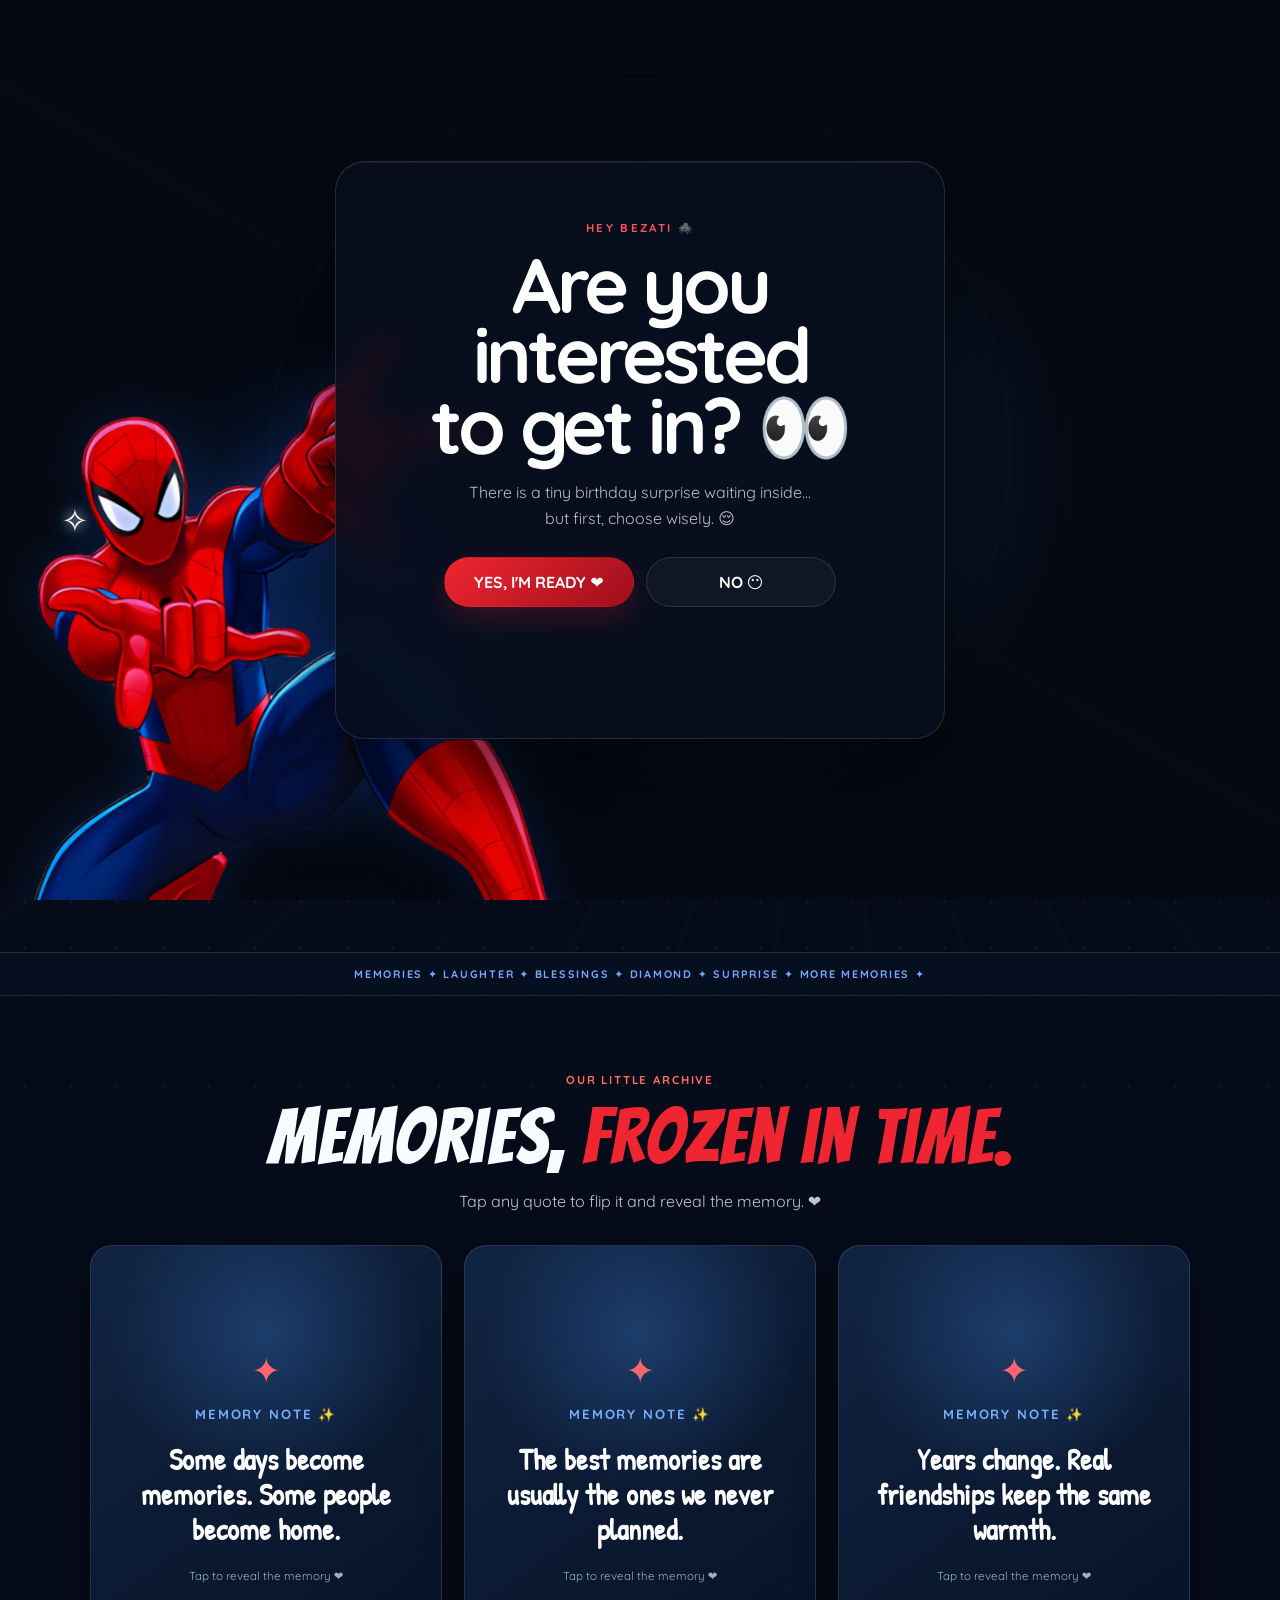
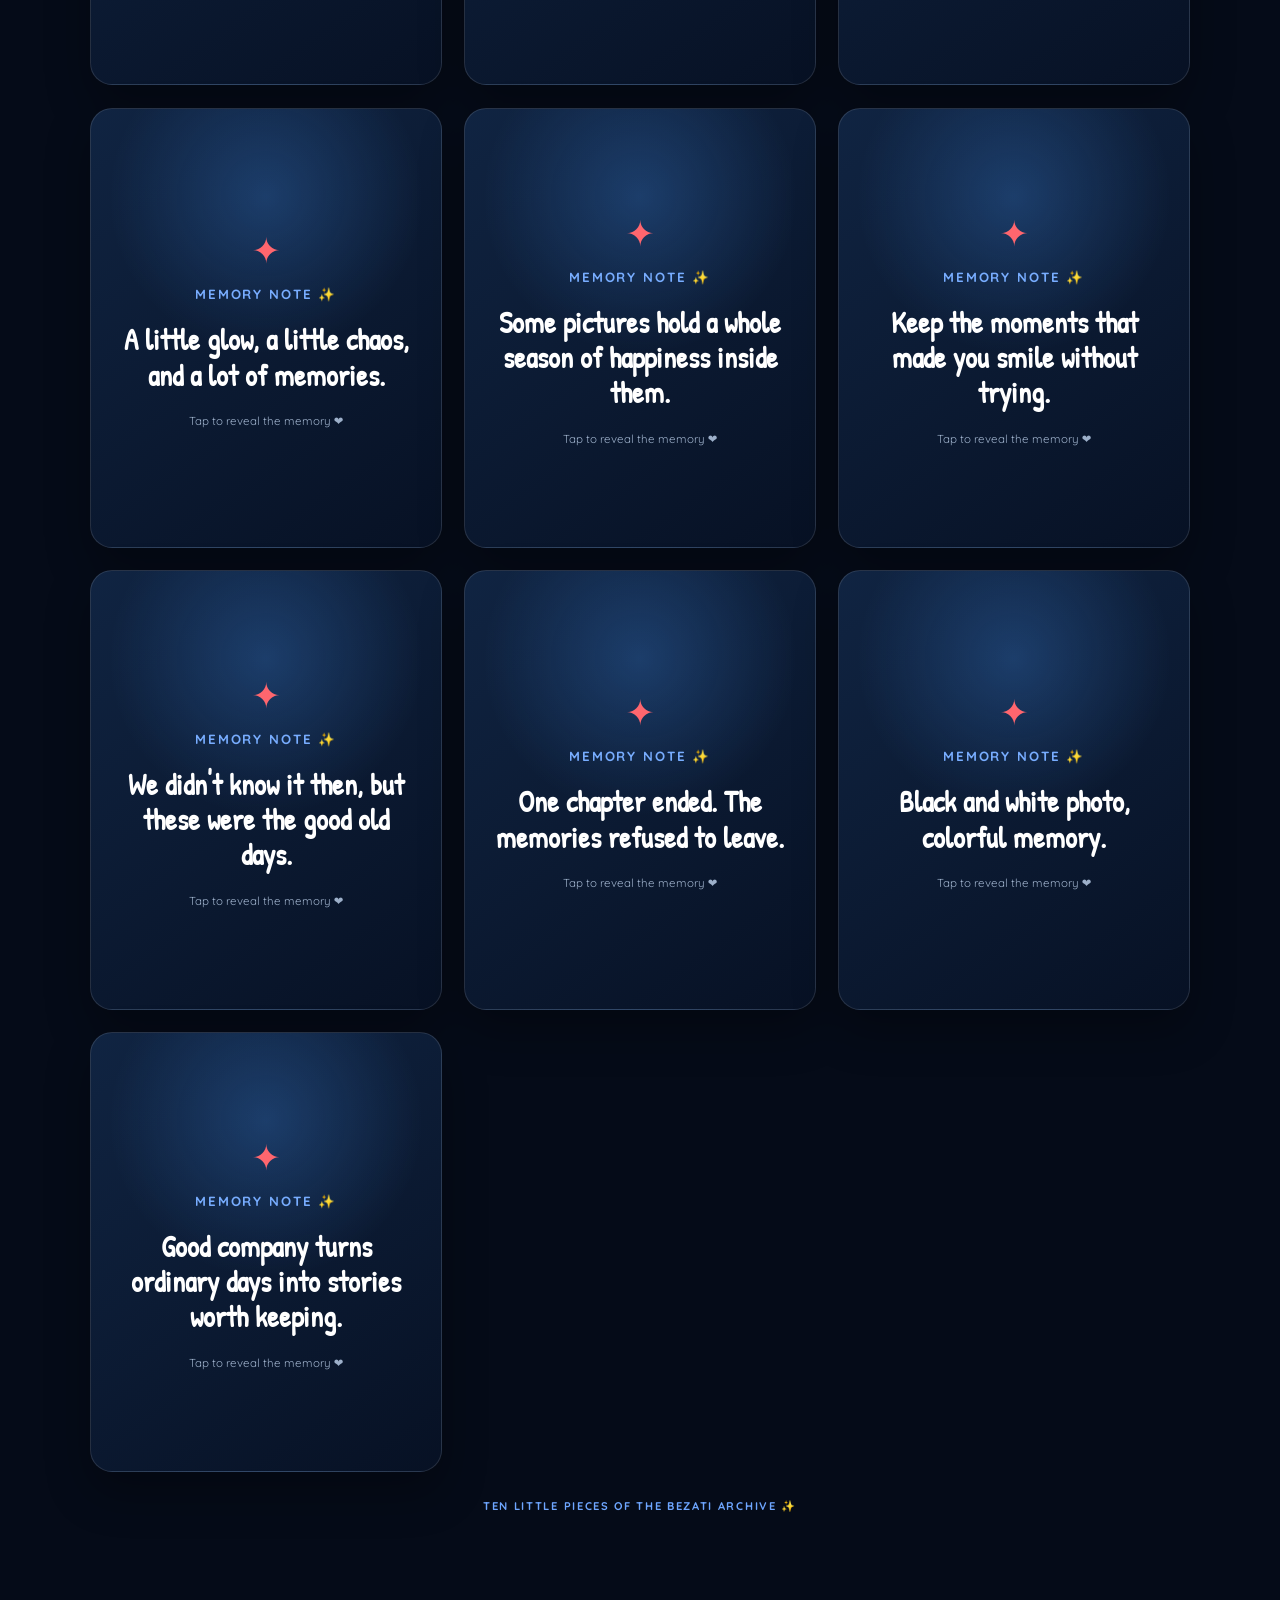
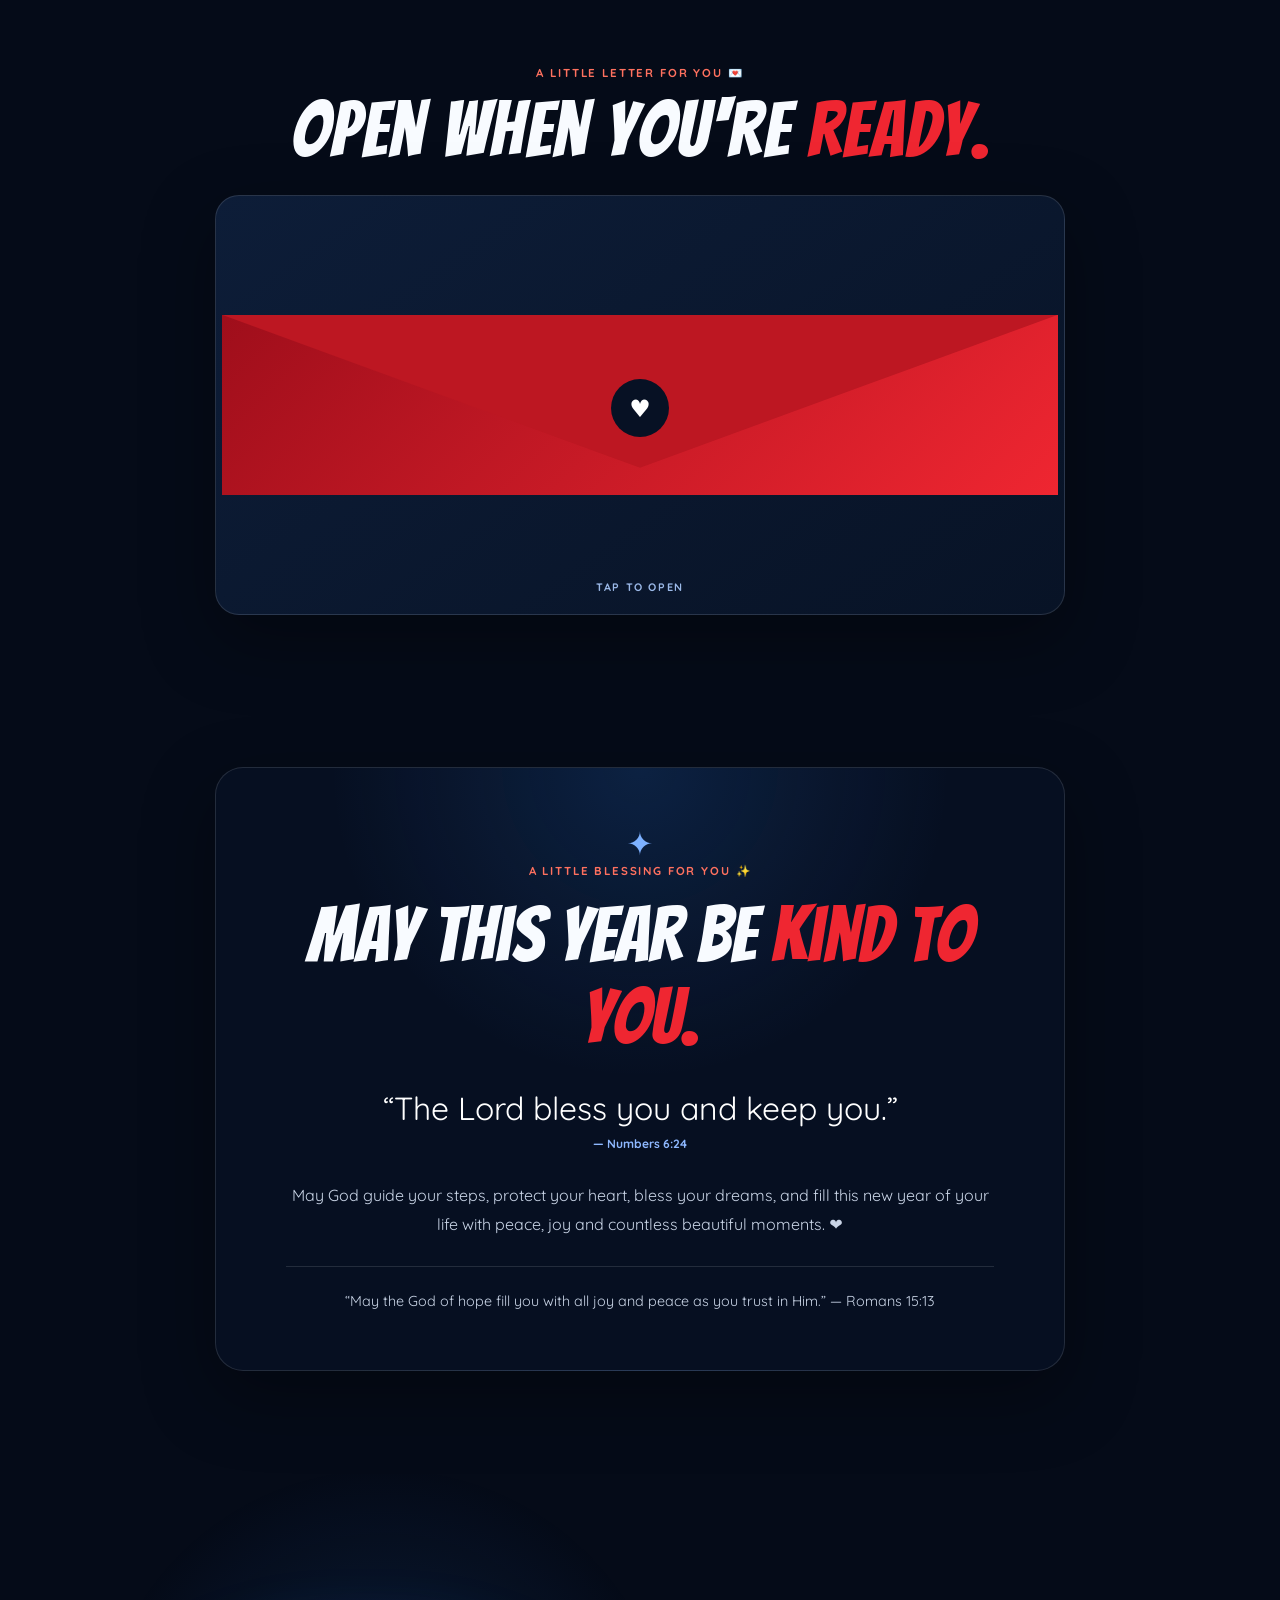
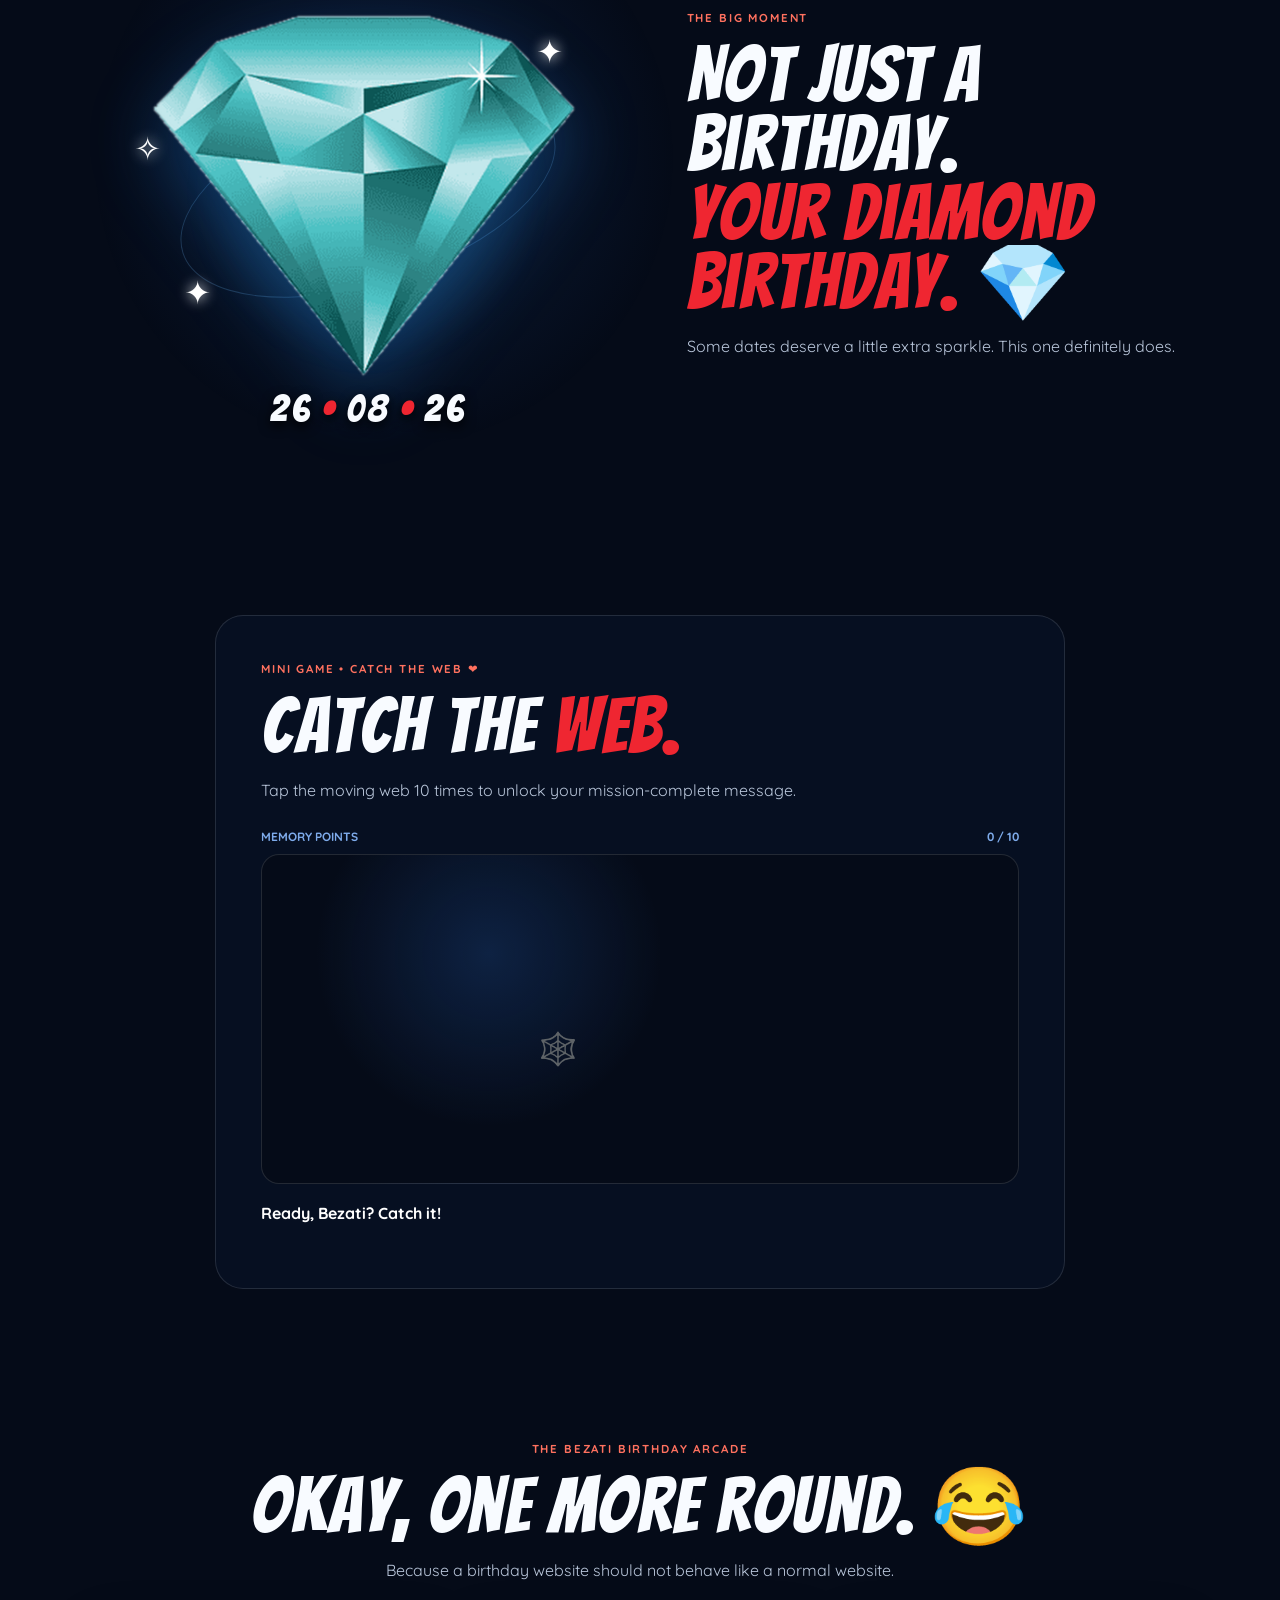
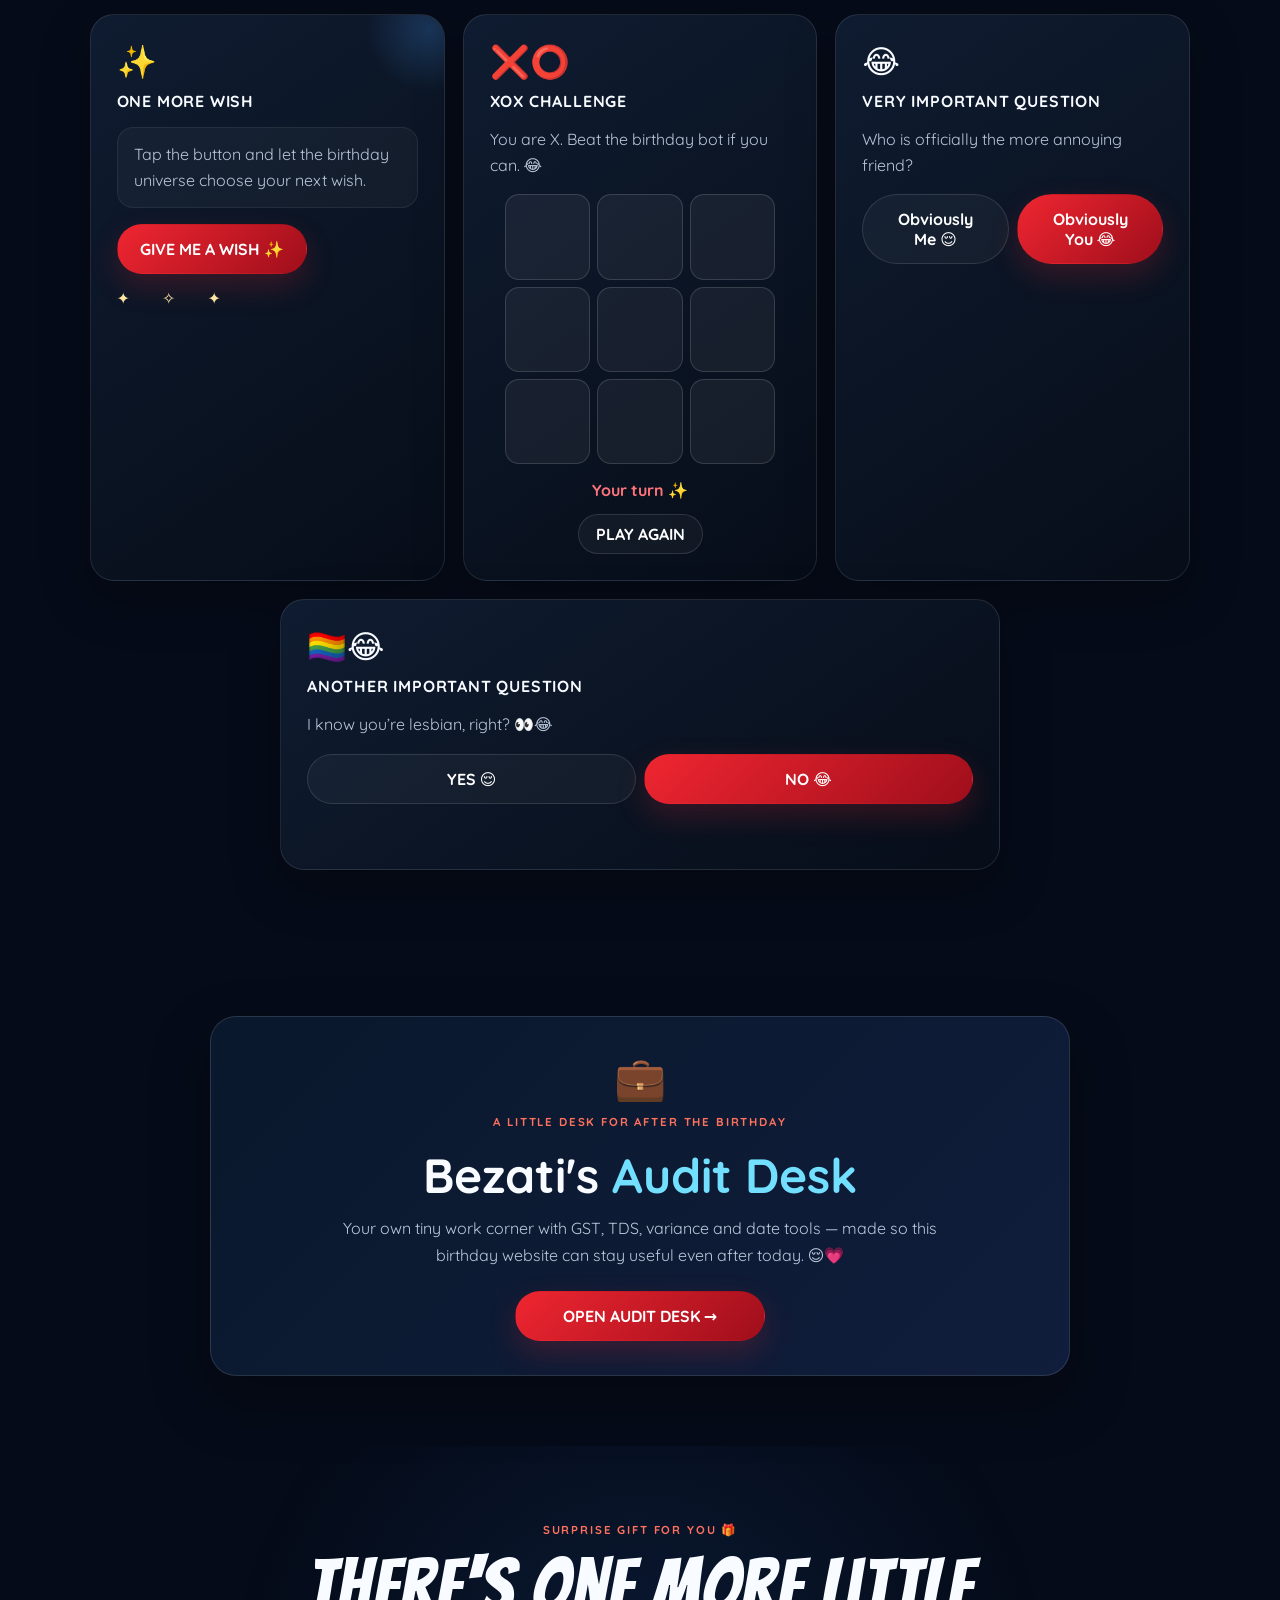
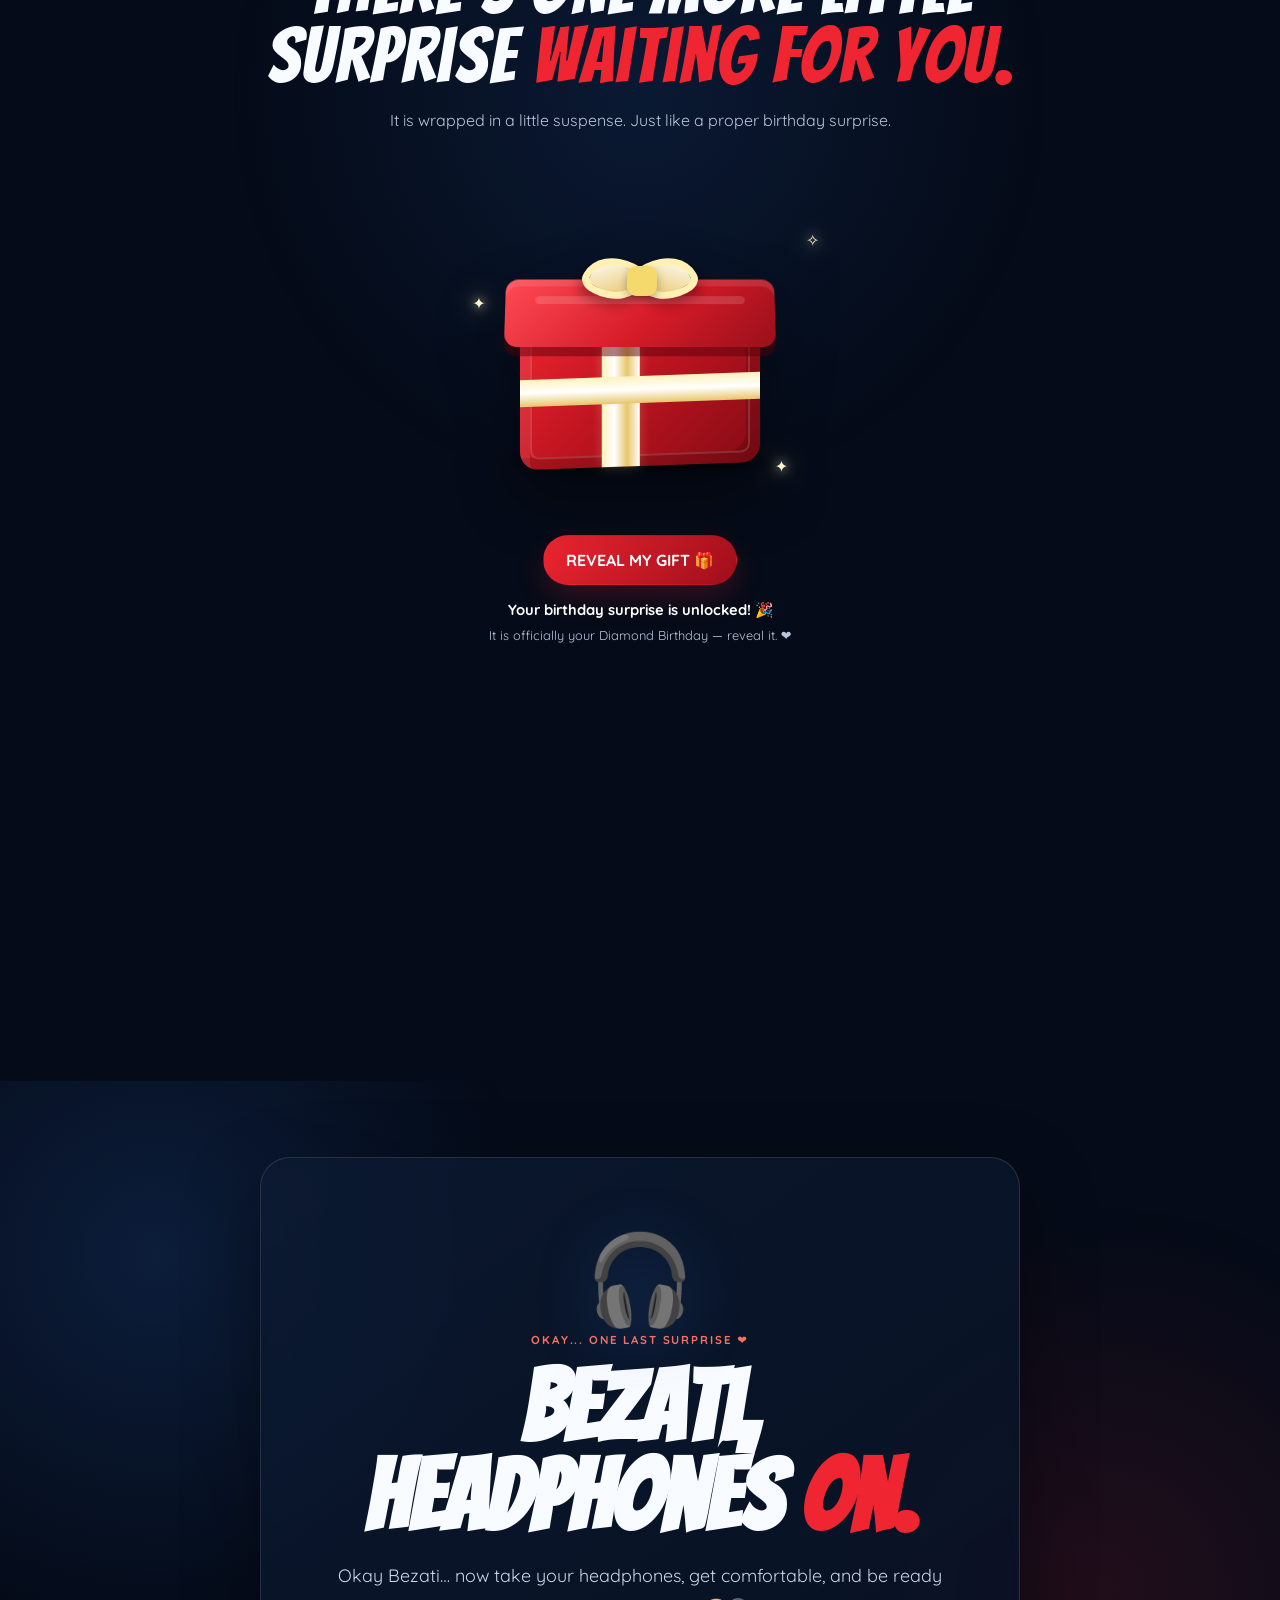
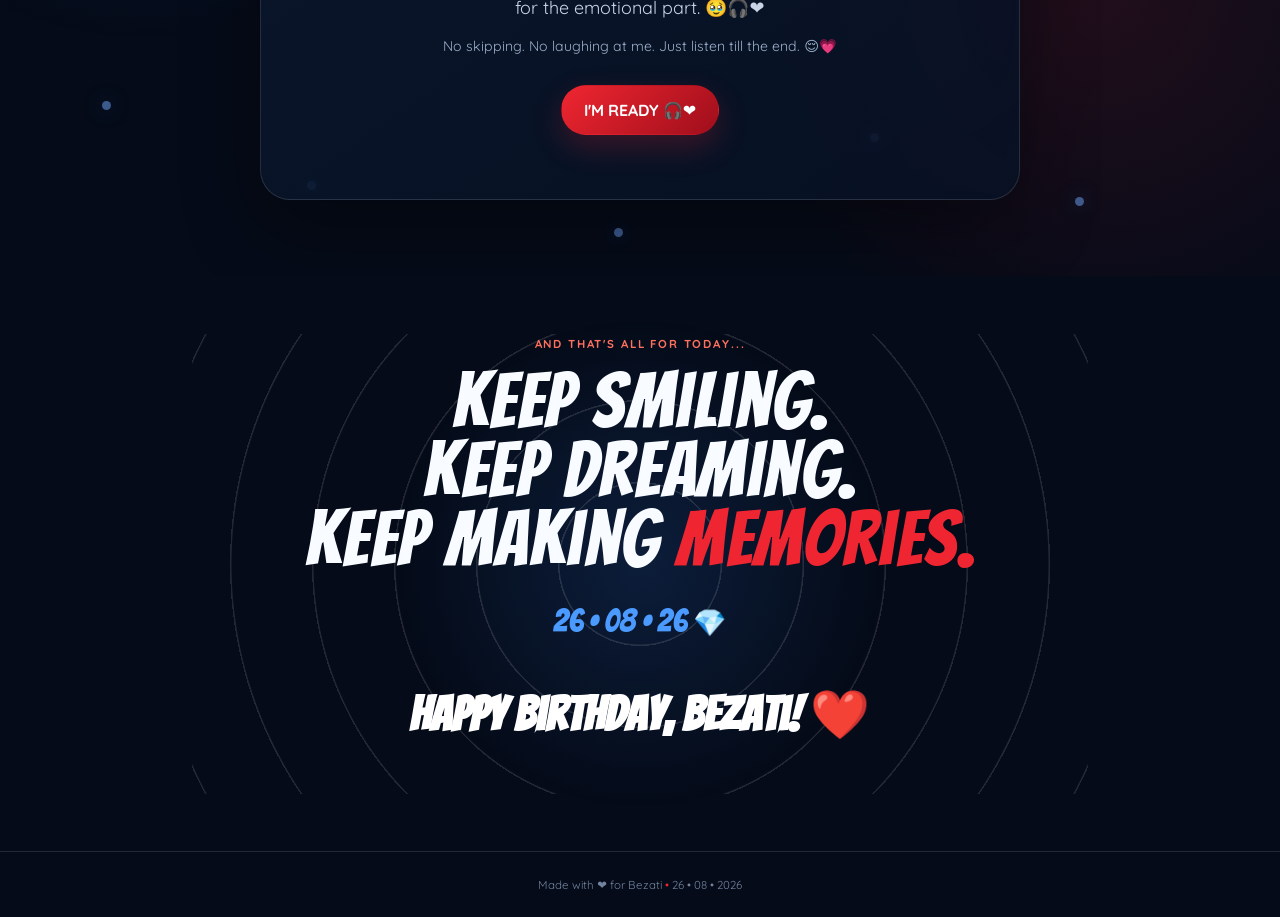
<file: index.html>
<!doctype html>
<html lang="en">
<head>
<meta charset="utf-8"><meta name="viewport" content="width=device-width,initial-scale=1,viewport-fit=cover">
<meta name="theme-color" content="#050b18"><meta name="description" content="A private Diamond Birthday surprise for Bezati — 26.08.26.">
<title>HBD Bezati❤️</title>
<link rel="preconnect" href="https://fonts.googleapis.com"><link rel="preconnect" href="https://fonts.gstatic.com" crossorigin>
<link href="https://fonts.googleapis.com/css2?family=Bangers&family=Patrick+Hand&family=Quicksand:wght@400;500;600;700&display=swap" rel="stylesheet">
<link rel="stylesheet" href="styles.css?v=spider-clean-1"><link rel="stylesheet" href="polish.css?v=spider-clean-1">
<script>try{localStorage.removeItem('bezatiUniverse')}catch(e){}</script>
</head>
<body>
<div class="spider-verse-art" aria-hidden="true"><div class="spider-web-portal"></div><div class="floating-spider-3d"><img src="assets/illustrations/spider-hd.png" alt=""></div><div class="floating-spiderman-3d"><img src="assets/illustrations/spiderman-v6.png" alt=""></div></div>
<audio id="bgMusic" src="assets/audio/black_suit_theme.mp3" loop preload="auto"></audio>
<button class="music-toggle" id="musicToggle" type="button" aria-label="Mute birthday soundtrack" aria-pressed="false">♫</button>
<div class="site-web-decoration" aria-hidden="true"><span></span><i></i><b></b></div>
<section class="intro-gate" id="introGate" aria-label="Birthday surprise introduction"><div class="intro-webs" aria-hidden="true"></div><div class="intro-spidey" aria-hidden="true"><div class="intro-spidey-glow"></div><img src="assets/illustrations/spiderman-v6.png" alt=""><span class="intro-spark intro-spark-a">✦</span><span class="intro-spark intro-spark-b">✧</span></div><div class="intro-card"><div class="intro-kicker">HEY BEZATI 🕷️</div><h2>Are you interested<br>to get in? 👀</h2><p>There is a tiny birthday surprise waiting inside...<br>but first, choose wisely. 😌</p><div class="intro-actions"><button class="btn primary" id="introYes">YES, I'M READY ❤️</button><button class="btn ghost" id="introNo">NO 😶</button></div><div class="intro-reaction" id="introReaction" aria-live="polite"></div><div class="intro-progress" aria-hidden="true"><span></span></div></div></section>
<header class="site-header"><a class="brand" href="#home"><span class="brand-spider">✦</span> BEZATI <span>•</span> 26.08.26</a><nav class="desktop-nav"><a href="#home">HOME</a><a href="#memories">MEMORIES</a><a href="#letter">LETTER</a><a href="#blessing">BLESSING</a><a href="#diamond">DIAMOND</a><a href="#activities">ACTIVITIES</a><a href="#gift">GIFT</a><a href="audit.html?v=clean-1">AUDIT DESK</a></nav><button class="menu-btn" id="menuBtn" aria-label="Open menu" aria-expanded="false">☰</button></header>
<div class="mobile-menu" id="mobileMenu"><a href="#home">HOME</a><a href="#memories">MEMORIES</a><a href="#letter">LETTER</a><a href="#blessing">BLESSING</a><a href="#diamond">DIAMOND</a><a href="#activities">ACTIVITIES</a><a href="#gift">GIFT</a><a href="audit.html?v=clean-1">AUDIT DESK</a></div>
<main>
<section class="hero" id="home"><div class="hero-web-bg" aria-hidden="true"></div><div class="hero-composition"><div class="hero-spidey-3d" aria-hidden="true"><div class="spidey-glow"></div><img class="spidey-main" src="assets/illustrations/spiderman-v6.png" alt=""><span class="spidey-spark spidey-spark-a">✦</span><span class="spidey-spark spidey-spark-b">✧</span></div><div class="hero-copy hero-copy-right"><div class="eyebrow">A TINY INTERNET CORNER, MADE JUST FOR YOU</div><h1>Happy Birthday,<br><span>Bezati.</span> <em>♥</em></h1><div class="date-lockup"><b>26</b><i>•</i><b>08</b><i>•</i><b>26</b></div><div class="diamond-label">YOUR DIAMOND BIRTHDAY <span>✦</span></div><p>Today isn't just another birthday. It's <strong>26 • 08 • 26</strong> — your Diamond Birthday. So this little corner of the internet is dedicated to one very special college friend. ✨</p><div class="hero-actions"><a class="btn primary" href="#memories">START THE SURPRISE <span>→</span></a><button class="btn ghost" id="heroWish">ONE MORE WISH ✨</button><a class="btn ghost" href="audit.html?v=clean-1">💼 BEZATI'S AUDIT DESK</a></div></div></div></section>
<section class="ticker"><span>MEMORIES ✦ LAUGHTER ✦ BLESSINGS ✦ DIAMOND ✦ GUITAR ✦ MORE MEMORIES ✦</span></section>
<section class="section memories" id="memories"><div class="section-head"><div class="eyebrow">OUR LITTLE ARCHIVE</div><h2>Memories, <span>frozen in time.</span></h2><p>Tap any memory to flip it and reveal a tiny quote. ❤️</p></div><div class="memory-grid">
<button class="memory-card" type="button"><span class="memory-inner"><span class="memory-face memory-front"><img src="assets/photos/memory-01.jpg" alt="College memory together"><b>College days ❤️</b></span><span class="memory-face memory-back"><small>MEMORY NOTE ✨</small><strong>Some days become memories. Some people become home.</strong><em>Tap again to return</em></span></span></button>
<button class="memory-card" type="button"><span class="memory-inner"><span class="memory-face memory-front"><img src="assets/photos/memory-02.jpg" alt="College memory together outdoors"><b>Same idiots, different day 😂</b></span><span class="memory-face memory-back"><small>MEMORY NOTE ✨</small><strong>The best memories are usually the ones we never planned.</strong><em>Tap again to return</em></span></span></button>
<button class="memory-card" type="button"><span class="memory-inner"><span class="memory-face memory-front"><img src="assets/photos/memory-03.jpg" alt="College memory together"><b>The Bezati archives.</b></span><span class="memory-face memory-back"><small>MEMORY NOTE ✨</small><strong>Years change. Real friendships keep the same warmth.</strong><em>Tap again to return</em></span></span></button>
<button class="memory-card" type="button"><span class="memory-inner"><span class="memory-face memory-front"><img src="assets/photos/memory-04.jpg.jpeg" alt="Mirror selfie memory"><b>Just being Bezati ✨</b></span><span class="memory-face memory-back"><small>MEMORY NOTE ✨</small><strong>A little glow, a little chaos, and a lot of memories.</strong><em>Tap again to return</em></span></span></button>
<button class="memory-card" type="button"><span class="memory-inner"><span class="memory-face memory-front"><img src="assets/photos/memory-05.jpg.jpeg" alt="Traditional outfit memory"><b>Pretty day ❤️</b></span><span class="memory-face memory-back"><small>MEMORY NOTE ✨</small><strong>Some pictures hold a whole season of happiness inside them.</strong><em>Tap again to return</em></span></span></button>
<button class="memory-card" type="button"><span class="memory-inner"><span class="memory-face memory-front"><img src="assets/photos/memory-06.jpg.jpeg" alt="Mall memory"><b>Main character moment 😂</b></span><span class="memory-face memory-back"><small>MEMORY NOTE ✨</small><strong>Keep the moments that made you smile without trying.</strong><em>Tap again to return</em></span></span></button>
<button class="memory-card" type="button"><span class="memory-inner"><span class="memory-face memory-front"><img src="assets/photos/memory-07.jpg.jpeg" alt="College selfie together"><b>Old-school us ❤️</b></span><span class="memory-face memory-back"><small>MEMORY NOTE ✨</small><strong>We didn't know it then, but these were the good old days.</strong><em>Tap again to return</em></span></span></button>
<button class="memory-card" type="button"><span class="memory-inner"><span class="memory-face memory-front"><img src="assets/photos/memory-08.jpg.jpeg" alt="Graduation memory together"><b>We made it 🎓</b></span><span class="memory-face memory-back"><small>MEMORY NOTE ✨</small><strong>One chapter ended. The memories refused to leave.</strong><em>Tap again to return</em></span></span></button>
<button class="memory-card" type="button"><span class="memory-inner"><span class="memory-face memory-front"><img src="assets/photos/memory-09.jpg.jpeg" alt="Black and white selfie together"><b>Forever a vibe 🤍</b></span><span class="memory-face memory-back"><small>MEMORY NOTE ✨</small><strong>Black and white photo, colorful memory.</strong><em>Tap again to return</em></span></span></button>
<button class="memory-card" type="button"><span class="memory-inner"><span class="memory-face memory-front"><img src="assets/photos/memory-10.jpg.jpeg" alt="Cafe memory together"><b>One more memory ❤️</b></span><span class="memory-face memory-back"><small>MEMORY NOTE ✨</small><strong>Good company turns ordinary days into stories worth keeping.</strong><em>Tap again to return</em></span></span></button>
</div><div class="archive-note">TEN LITTLE PIECES OF THE BEZATI ARCHIVE ✨</div></section>
<section class="section letter-section" id="letter"><div class="section-head"><div class="eyebrow">A LITTLE LETTER FOR YOU 💌</div><h2>Open when you're <span>ready.</span></h2></div><button class="letter-card sealed" id="letterCard" aria-expanded="false"><div class="envelope"><div class="flap"></div><div class="seal">♥</div></div><div class="letter-paper"><div class="paper-title">Dear Bezati,</div><p>Happy Birthdayyyyyyyyy! ❤️</p><p>From random college moments to all the stupid conversations and memories we've collected, I'm really glad life gave me a friend like you.</p><p>You deserve a year filled with happiness, peace, good people, good memories and lots of reasons to smile.</p><p>Stay the same crazy Bezati we know. 😂❤️</p><p class="signature">Happy Diamond Birthday! ✨</p></div><span class="open-label">TAP TO OPEN</span></button></section>
<section class="section blessing" id="blessing"><div class="blessing-card"><div class="faith-mark">✦</div><div class="eyebrow">A LITTLE BLESSING FOR YOU ✨</div><h2>May this year be <span>kind to you.</span></h2><blockquote>“The Lord bless you and keep you.”<cite>— Numbers 6:24</cite></blockquote><p>May God guide your steps, protect your heart, bless your dreams, and fill this new year of your life with peace, joy and countless beautiful moments. ❤️</p><div class="verse-small">“May the God of hope fill you with all joy and peace as you trust in Him.” — Romans 15:13</div></div></section>
<section class="section diamond-section" id="diamond"><div class="diamond-visual"><div class="diamond-aura"></div><div class="diamond-orbit"></div><div class="diamond-sparkle s1">✦</div><div class="diamond-sparkle s2">✦</div><div class="diamond-sparkle s3">✧</div><img class="diamond-image" src="assets/illustrations/diamond-transparent.png" alt="Blue faceted diamond"><div class="diamond-glint"></div><div class="diamond-date">26 <b>•</b> 08 <b>•</b> 26</div></div><div class="diamond-copy"><div class="eyebrow">THE BIG MOMENT</div><h2>Not just a birthday.<br><span>Your Diamond Birthday.</span> 💎</h2><p>Some dates deserve a little extra sparkle. This one definitely does.</p></div></section>
<section class="section game-section" id="game"><div class="game-card"><div class="eyebrow">MINI GAME • CATCH THE WEB ❤️</div><h2>Catch the <span>web.</span></h2><p>Tap the moving web 10 times to unlock your mission-complete message.</p><div class="score-row"><span>MEMORY POINTS</span><strong id="score">0 / 10</strong></div><div class="game-arena" id="gameArena"><button class="game-target" id="gameTarget">🕸️</button></div><p class="game-message" id="gameMessage">Ready, Bezati? Catch it!</p></div></section>
<section class="section activity-section" id="activities"><div class="section-head"><div class="eyebrow">THE BEZATI BIRTHDAY ARCADE</div><h2>Okay, one more round. 😂</h2><p>Because a birthday website should not behave like a normal website.</p></div><div class="activity-grid"><article class="activity-card wish-card"><div class="activity-icon">✨</div><h3>ONE MORE WISH</h3><p class="activity-copy" id="wishCardText">Tap the button and let the birthday universe choose your next wish.</p><button class="btn primary" id="wishCardBtn">GIVE ME A WISH ✨</button><div class="wish-stars" aria-hidden="true"></div></article><article class="activity-card xox-card"><div class="activity-icon">❌⭕</div><h3>XOX CHALLENGE</h3><p>You are X. Beat the birthday bot if you can. 😂</p><div class="xox-board" id="xoxBoard" aria-label="Tic tac toe board"><button data-cell="0"></button><button data-cell="1"></button><button data-cell="2"></button><button data-cell="3"></button><button data-cell="4"></button><button data-cell="5"></button><button data-cell="6"></button><button data-cell="7"></button><button data-cell="8"></button></div><div class="xox-result" id="xoxResult" aria-live="polite">Your turn ✨</div><button class="btn ghost xox-reset" id="xoxReset">PLAY AGAIN</button></article><article class="activity-card choice-card"><div class="activity-icon">😂</div><h3>VERY IMPORTANT QUESTION</h3><p>Who is officially the more annoying friend?</p><div class="choice-buttons"><button class="btn ghost" data-choice="me">Obviously Me 😌</button><button class="btn primary" data-choice="you">Obviously You 😂</button></div><div class="choice-result" id="choiceResult" aria-live="polite"></div></article></div></section>
<section class="section gift-section" id="gift"><div class="gift-copy"><div class="eyebrow">SURPRISE GIFT FOR YOU 🎁</div><h2>There's one more little surprise <span>waiting for you.</span></h2><p>It is wrapped in a little suspense. Just like a proper birthday surprise.</p></div><div class="gift-stage" id="giftStage"><div class="gift-box-art" id="giftBox" aria-hidden="true"><div class="gift-shadow"></div><div class="gift-lid-art"><span></span></div><div class="gift-body-art"><span class="ribbon-v"></span><span class="ribbon-h"></span></div><div class="gift-bow"><i></i><i></i><b></b></div><div class="gift-sparkles"><i>✦</i><i>✧</i><i>✦</i></div></div><div class="gift-gallery"><figure><img src="assets/gift/guitar-01.jpg" alt="Black acoustic guitar, first view"></figure><figure><img src="assets/gift/guitar-02.jpg" alt="Black acoustic guitar, second view"></figure></div><div class="music-notes">♪　♫　♩</div></div><button class="btn primary gift-button" id="giftReveal" disabled aria-disabled="true">🔒 LOCKED • OPENS AT 12:00 AM</button><div class="gift-lock-status" id="giftLockStatus" role="status" aria-live="polite"><strong>Your birthday surprise is locked.</strong><span>It unlocks on <b>26 August 2026 at 12:00 AM (IST)</b>.</span><small id="giftCountdown">Counting down to your birthday…</small></div><div class="gift-message" id="giftMessage"><h3>For my Bezatiiiiiiiii ❤️😚</h3><p>This is the small gift for u my Bezatiiiiiiiii ❤️😚<br>I believe you’ll practice this and make a song for me. 🎸<br>I’m waiting to hear this from youuuuu! ❤️<br>So practice well, okay? 😂<br>This little guitar comes with one request —<br>one day, you have to play a song for me. 🎶❤️</p><div class="sound-wave"><i></i><i></i><i></i><i></i><i></i><i></i></div></div></section>
<section class="final-section"><div class="final-web"></div><div class="final-copy"><div class="eyebrow">AND THAT'S ALL FOR TODAY...</div><h2>Keep smiling.<br>Keep dreaming.<br>Keep making <span>memories.</span></h2><p>And don't forget… I'm still waiting for that guitar song. 🎸😂❤️</p><div class="final-date">26 • 08 • 26 <small>💎</small></div><h3>Happy Birthday, Bezati! ❤️</h3></div></section>
</main><footer>Made with ❤️ for Bezati <span>•</span> 26 • 08 • 2026</footer><div class="toast" id="toast"></div>
<script>try{localStorage.removeItem('bezatiUniverse')}catch(e){};document.body.classList.remove('wizard-theme');document.querySelectorAll('.universe-toggle,.wizard-world-layer,#universeThemeStyles').forEach(el=>el.remove());</script>
<script src="script.js?v=spider-clean-1"></script>
<script>document.body.classList.remove('wizard-theme');document.querySelectorAll('.universe-toggle,.wizard-world-layer,#universeThemeStyles').forEach(el=>el.remove());</script>
</body></html>
</file>
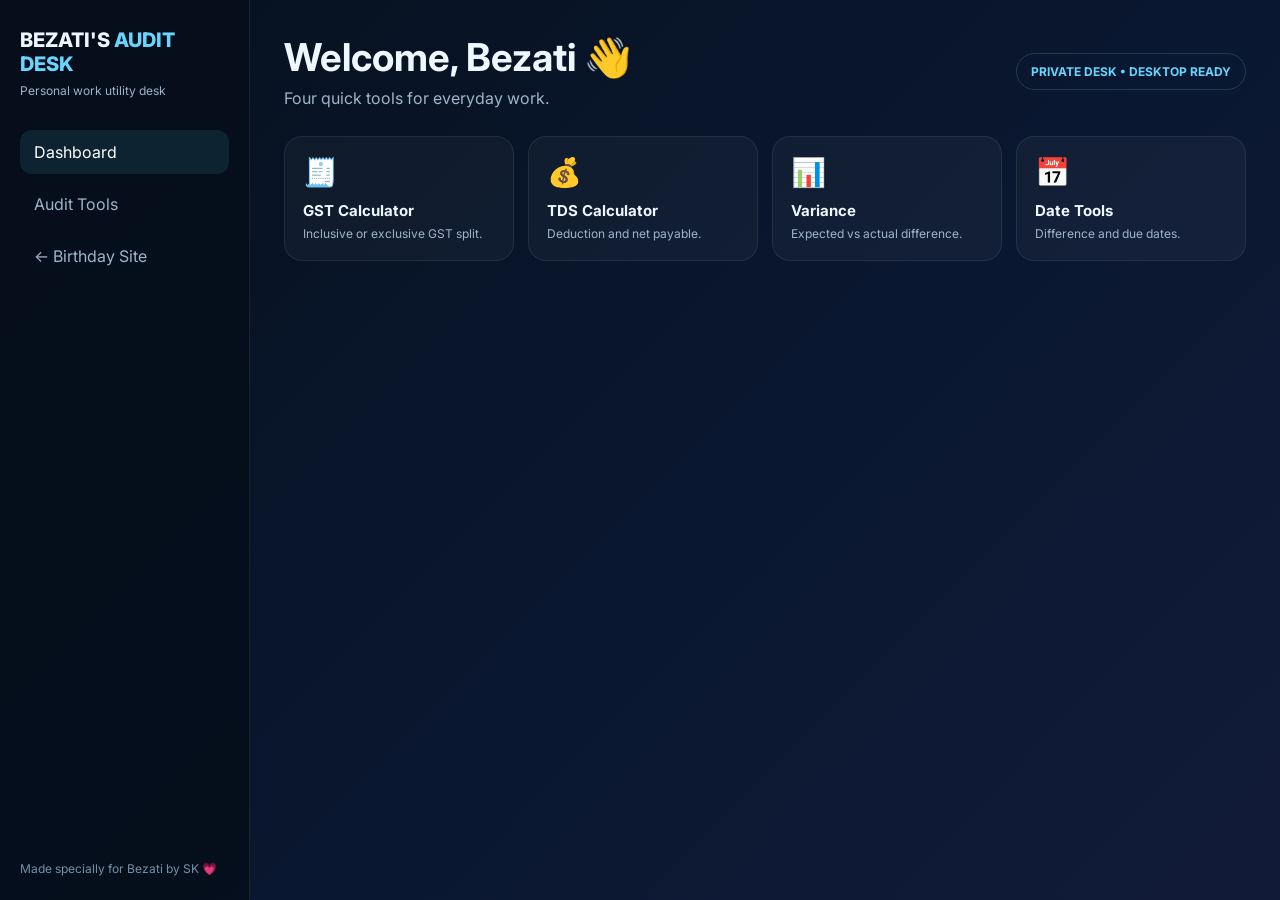
<file: audit.html>
<!doctype html>
<html lang="en">
<head>
<meta charset="utf-8">
<meta name="viewport" content="width=device-width,initial-scale=1">
<meta name="theme-color" content="#07111f">
<title>Bezati's Audit Desk</title>
<link rel="preconnect" href="https://fonts.googleapis.com">
<link rel="preconnect" href="https://fonts.gstatic.com" crossorigin>
<link href="https://fonts.googleapis.com/css2?family=Inter:wght@400;500;600;700;800&display=swap" rel="stylesheet">
<style>
:root{--bg:#07111f;--panel:#0d1b2d;--line:#203b59;--text:#eef7ff;--muted:#9fb5ca;--accent:#68d5ff;--shadow:0 18px 45px rgba(0,0,0,.26)}*{box-sizing:border-box}body{margin:0;background:linear-gradient(135deg,#06101d,#0a1730 55%,#111b38);color:var(--text);font-family:Inter,system-ui,sans-serif;min-height:100vh}.app{display:grid;grid-template-columns:250px 1fr;min-height:100vh}.sidebar{position:sticky;top:0;height:100vh;padding:28px 20px;border-right:1px solid rgba(255,255,255,.08);background:rgba(5,14,26,.84)}.brand{font-size:20px;font-weight:800}.brand span{color:var(--accent)}.subbrand{color:var(--muted);font-size:12px;margin-top:7px}.nav{display:grid;gap:8px;margin-top:32px}.nav button,.back{border:0;background:transparent;color:var(--muted);text-align:left;padding:12px 14px;border-radius:12px;font:inherit;cursor:pointer;text-decoration:none}.nav button:hover,.nav button.active,.back:hover{background:rgba(104,213,255,.1);color:#fff}.side-footer{position:absolute;left:20px;right:20px;bottom:24px;color:#7290aa;font-size:12px}.main{padding:34px;max-width:1300px;width:100%;margin:0 auto}.topbar{display:flex;justify-content:space-between;gap:20px;align-items:center;margin-bottom:28px}.topbar h1{margin:0;font-size:clamp(26px,3vw,42px)}.topbar p{margin:7px 0 0;color:var(--muted)}.badge{padding:10px 14px;border:1px solid var(--line);border-radius:999px;color:var(--accent);font-weight:700;font-size:12px}.section{display:none}.section.active{display:block}.grid{display:grid;grid-template-columns:repeat(2,minmax(0,1fr));gap:18px}.card{background:linear-gradient(160deg,rgba(18,36,58,.95),rgba(10,25,43,.95));border:1px solid rgba(255,255,255,.08);border-radius:20px;padding:22px;box-shadow:var(--shadow)}.card h2{margin:0 0 6px;font-size:19px}.desc{margin:0 0 18px;color:var(--muted);font-size:13px;line-height:1.55}.row{display:grid;grid-template-columns:1fr 1fr;gap:12px}.field{display:grid;gap:7px;margin-bottom:12px}.field label{font-size:12px;color:#bdd0df;font-weight:700}.field input,.field select{width:100%;border:1px solid var(--line);background:#091727;color:#fff;border-radius:12px;padding:12px 13px;font:inherit}.btn{border:0;border-radius:12px;padding:12px 15px;font:inherit;font-weight:800;cursor:pointer;background:linear-gradient(135deg,var(--accent),#6da7ff);color:#06121d}.btn.secondary{background:#172c43;color:#ddecf8;border:1px solid var(--line)}.result{margin-top:14px;padding:14px;border-radius:14px;background:#081522;border:1px solid var(--line);min-height:58px;color:#d9eaf7;line-height:1.7}.result .big{font-size:22px;font-weight:800;color:var(--accent)}.hero-cards{display:grid;grid-template-columns:repeat(4,1fr);gap:14px}.mini{padding:18px;border:1px solid rgba(255,255,255,.08);border-radius:18px;background:rgba(255,255,255,.035);cursor:pointer}.mini:hover{transform:translateY(-2px);border-color:#395f80}.mini .icon{font-size:28px}.mini h3{margin:12px 0 5px;font-size:15px}.mini p{margin:0;color:var(--muted);font-size:12px;line-height:1.45}.notice{margin-top:14px;color:var(--muted);font-size:12px;line-height:1.5}@media(max-width:1000px){.app{grid-template-columns:1fr}.sidebar{position:static;height:auto;display:flex;align-items:center;gap:18px;overflow:auto}.nav{display:flex;margin:0}.side-footer{display:none}.main{padding:22px}.hero-cards{grid-template-columns:repeat(2,1fr)}}@media(max-width:680px){.grid,.row{grid-template-columns:1fr}.sidebar{padding:14px}.brand,.subbrand{display:none}.nav button{white-space:nowrap}.main{padding:16px}.topbar{align-items:flex-start;flex-direction:column}.hero-cards{grid-template-columns:1fr}}
</style>
</head>
<body>
<div class="app">
<aside class="sidebar">
<div><div class="brand">BEZATI'S <span>AUDIT DESK</span></div><div class="subbrand">Personal work utility desk</div></div>
<nav class="nav"><button class="active" data-go="home">Dashboard</button><button data-go="audit">Audit Tools</button><a class="back" href="index.html">← Birthday Site</a></nav>
<div class="side-footer">Made specially for Bezati by SK 💗</div>
</aside>
<main class="main">
<div class="topbar"><div><h1 id="pageTitle">Welcome, Bezati 👋</h1><p id="pageSub">Four quick tools for everyday work.</p></div><div class="badge">PRIVATE DESK • DESKTOP READY</div></div>
<section class="section active" id="home"><div class="hero-cards"><div class="mini" data-open="audit"><div class="icon">🧾</div><h3>GST Calculator</h3><p>Inclusive or exclusive GST split.</p></div><div class="mini" data-open="audit"><div class="icon">💰</div><h3>TDS Calculator</h3><p>Deduction and net payable.</p></div><div class="mini" data-open="audit"><div class="icon">📊</div><h3>Variance</h3><p>Expected vs actual difference.</p></div><div class="mini" data-open="audit"><div class="icon">📅</div><h3>Date Tools</h3><p>Difference and due dates.</p></div></div></section>
<section class="section" id="audit"><div class="grid">
<article class="card"><h2>🧾 GST Calculator</h2><p class="desc">Calculate GST-exclusive or GST-inclusive values with CGST/SGST split.</p><div class="row"><div class="field"><label>Amount (₹)</label><input id="gstAmount" type="number" min="0" step="0.01" placeholder="10000"></div><div class="field"><label>GST Rate</label><select id="gstRate"><option>5</option><option>12</option><option selected>18</option><option>28</option></select></div></div><div class="field"><label>Amount Type</label><select id="gstMode"><option value="exclusive">GST Exclusive</option><option value="inclusive">GST Inclusive</option></select></div><button class="btn" onclick="calcGST()">Calculate GST</button><div class="result" id="gstResult">Enter an amount to calculate.</div></article>
<article class="card"><h2>💰 TDS Calculator</h2><p class="desc">Quick percentage-based TDS deduction and net payable calculation.</p><div class="row"><div class="field"><label>Payment Amount (₹)</label><input id="tdsAmount" type="number" min="0" step="0.01" placeholder="50000"></div><div class="field"><label>TDS Rate (%)</label><input id="tdsRate" type="number" min="0" max="100" step="0.01" value="10"></div></div><button class="btn" onclick="calcTDS()">Calculate TDS</button><div class="result" id="tdsResult">Enter payment amount and rate.</div></article>
<article class="card"><h2>📊 Variance Calculator</h2><p class="desc">Compare an expected amount with the actual amount.</p><div class="row"><div class="field"><label>Expected (₹)</label><input id="varExpected" type="number" step="0.01" placeholder="100000"></div><div class="field"><label>Actual (₹)</label><input id="varActual" type="number" step="0.01" placeholder="115000"></div></div><button class="btn" onclick="calcVariance()">Calculate Variance</button><div class="result" id="varResult">Enter expected and actual values.</div></article>
<article class="card"><h2>📅 Date & Due-Date Tool</h2><p class="desc">Find days between two dates or calculate a due date from a credit period.</p><div class="row"><div class="field"><label>Start / Invoice Date</label><input id="dateStart" type="date"></div><div class="field"><label>End Date</label><input id="dateEnd" type="date"></div></div><button class="btn" onclick="dateDiff()">Days Between</button><div class="row" style="margin-top:12px"><div class="field"><label>Credit Days</label><input id="creditDays" type="number" min="0" value="30"></div><div class="field" style="align-self:end"><button class="btn secondary" style="width:100%" onclick="dueDate()">Calculate Due Date</button></div></div><div class="result" id="dateResult">Choose a start date.</div></article>
</div><div class="notice">Note: These are quick calculation utilities. Tax rules and applicability should be verified against current official requirements before professional use.</div></section>
</main></div>
<script>
const money=n=>new Intl.NumberFormat('en-IN',{style:'currency',currency:'INR',maximumFractionDigits:2}).format(Number(n)||0);const sections=[...document.querySelectorAll('.section')],nav=[...document.querySelectorAll('[data-go]')];function showSection(id){sections.forEach(s=>s.classList.toggle('active',s.id===id));nav.forEach(b=>b.classList.toggle('active',b.dataset.go===id));document.getElementById('pageTitle').textContent=id==='audit'?"Bezati's Audit Tools":'Welcome, Bezati 👋';document.getElementById('pageSub').textContent=id==='audit'?'Four quick calculators for everyday work.':'Four quick tools for everyday work.'}nav.forEach(b=>b.addEventListener('click',()=>showSection(b.dataset.go)));document.querySelectorAll('[data-open]').forEach(c=>c.addEventListener('click',()=>showSection(c.dataset.open)));
function calcGST(){let a=+gstAmount.value,r=+gstRate.value;if(!(a>=0))return;let base,gst;if(gstMode.value==='inclusive'){base=a/(1+r/100);gst=a-base}else{base=a;gst=a*r/100}let total=base+gst;gstResult.innerHTML=`Taxable value: <strong>${money(base)}</strong><br>CGST ${r/2}%: ${money(gst/2)} • SGST ${r/2}%: ${money(gst/2)}<br>Total GST: <strong>${money(gst)}</strong><br><span class="big">${money(total)}</span>`}function calcTDS(){let a=+tdsAmount.value,r=+tdsRate.value;if(!(a>=0&&r>=0))return;let t=a*r/100;tdsResult.innerHTML=`TDS: <strong>${money(t)}</strong><br>Net payable: <span class="big">${money(a-t)}</span>`}function calcVariance(){let e=+varExpected.value,a=+varActual.value;if(!isFinite(e)||!isFinite(a))return;let d=a-e,p=e===0?null:d/e*100;varResult.innerHTML=`Difference: <strong>${money(d)}</strong><br>Variance: <span class="big">${p===null?'N/A':p.toFixed(2)+'%'}</span>`}const fd=d=>new Intl.DateTimeFormat('en-IN',{day:'2-digit',month:'short',year:'numeric'}).format(d);function dateDiff(){if(!dateStart.value||!dateEnd.value)return;let s=new Date(dateStart.value+'T00:00:00'),e=new Date(dateEnd.value+'T00:00:00');dateResult.innerHTML=`Difference: <span class="big">${Math.abs(Math.round((e-s)/86400000))} days</span>`}function dueDate(){if(!dateStart.value)return;let d=new Date(dateStart.value+'T00:00:00');d.setDate(d.getDate()+(+creditDays.value||0));dateResult.innerHTML=`Due date: <span class="big">${fd(d)}</span>`}
</script>
</body></html>
</file>
<file: styles.css>
:root{--red:#ef2631;--deep-red:#9f0e1b;--blue:#2d72d9;--navy:#050b18;--panel:#0c1930;--panel2:#102442;--white:#f8fbff;--muted:#b9c6da;--line:rgba(255,255,255,.12);--shadow:0 25px 70px rgba(0,0,0,.35)}
*{box-sizing:border-box}html{scroll-behavior:smooth;overflow-x:clip}body{margin:0;background:var(--navy);color:var(--white);font-family:Inter,system-ui,sans-serif;overflow-x:clip;max-width:100vw}body:before{content:"";position:fixed;inset:0;pointer-events:none;opacity:.06;background-image:radial-gradient(#fff 1px,transparent 1px);background-size:24px 24px;z-index:-1}a{text-decoration:none;color:inherit}button{font:inherit}.site-header{height:74px;position:sticky;top:0;z-index:50;display:flex;align-items:center;justify-content:space-between;padding:0 clamp(18px,4vw,70px);background:rgba(5,11,24,.86);backdrop-filter:blur(16px);border-bottom:1px solid var(--line)}.brand{font-weight:800;letter-spacing:.05em;font-size:.9rem}.brand-spider{color:var(--red);margin-right:7px}.desktop-nav{display:flex;gap:clamp(14px,2.3vw,34px);font-size:.72rem;font-weight:800;letter-spacing:.08em}.desktop-nav a:hover{color:#72aaff}.menu-btn{display:none;border:0;background:none;color:white;font-size:1.5rem}.mobile-menu{display:none}
.hero{min-height:calc(100vh - 74px);position:relative;display:grid;place-items:center;padding:80px clamp(22px,7vw,110px);background:radial-gradient(circle at 12% 45%,rgba(45,114,217,.2),transparent 25%),radial-gradient(circle at 80% 30%,rgba(239,38,49,.16),transparent 30%)}.hero-copy{width:min(720px,100%);margin-left:auto;position:relative;z-index:3}.eyebrow{font-size:.72rem;letter-spacing:.16em;font-weight:800;color:#ff715f;margin-bottom:16px}.hero h1{font-family:Bangers,cursive;font-size:clamp(4.5rem,9vw,9rem);line-height:.82;margin:0 0 22px;letter-spacing:.01em;text-shadow:0 5px 20px rgba(0,0,0,.45)}.hero h1 span{color:#ff4b3f}.hero h1 em{font-family:Inter;font-style:normal;font-size:.38em;color:#fff}.date-lockup{display:flex;gap:10px;align-items:center;font-family:Bangers;font-size:clamp(1.8rem,3.5vw,3rem);color:#49a0ff}.date-lockup i{font-style:normal;color:var(--red)}.diamond-label{font-size:.74rem;font-weight:800;letter-spacing:.18em;color:#ff6b61;margin:8px 0 18px}.hero-copy>p{max-width:650px;color:var(--muted);line-height:1.8}.hero-copy>p strong{color:#fff}.hero-actions{display:flex;gap:12px;flex-wrap:wrap;margin-top:28px}.btn{border-radius:999px;padding:14px 22px;font-weight:800;border:1px solid transparent;cursor:pointer;transition:.25s}.primary{background:linear-gradient(135deg,var(--red),var(--deep-red));color:#fff;box-shadow:0 12px 30px rgba(239,38,49,.2)}.ghost{background:rgba(255,255,255,.04);border-color:var(--line);color:#fff}.btn:hover{transform:translateY(-2px)}
.hero-web-bg{position:absolute;inset:0;opacity:.18;background:radial-gradient(circle at 65% 45%,transparent 0 120px,rgba(255,255,255,.18) 121px 122px,transparent 123px),repeating-conic-gradient(from 0deg at 65% 45%,transparent 0 10deg,rgba(255,255,255,.07) 10.5deg 11deg)}.hero-spider{position:absolute;left:clamp(30px,11vw,180px);top:clamp(90px,20vh,180px);width:190px;height:250px;z-index:4;animation:swing 4.8s ease-in-out infinite;transform-origin:50% 0}.web-rope{position:absolute;left:50%;top:-40px;height:135px;width:3px;background:repeating-linear-gradient(#dbeaff 0 7px,transparent 7px 12px);transform:translateX(-50%);opacity:.85}.spider-body{position:absolute;left:50%;top:90px;transform:translateX(-50%);width:82px;height:106px;border-radius:48% 48% 42% 42%;background:linear-gradient(145deg,#ff4a40 0 54%,#9f0e1b 55%);border:4px solid #02050c;box-shadow:0 18px 35px #0008}.spider-body:after{content:"✦";position:absolute;left:50%;top:42px;transform:translateX(-50%);color:#0b1e43;font-size:25px}.eye{position:absolute;top:16px;width:21px;height:32px;background:#fff;border:3px solid #111;transform:skew(-10deg);z-index:2}.eye-l{left:15px}.eye-r{right:15px}.leg{position:absolute;width:78px;height:13px;background:#e52a34;border:4px solid #080b12;border-radius:20px}.leg.a{left:3px;top:105px;transform:rotate(22deg)}.leg.b{left:0;top:135px;transform:rotate(5deg)}.leg.c{left:5px;top:164px;transform:rotate(-24deg)}.leg.d{left:20px;top:188px;transform:rotate(-43deg)}.leg.e{right:3px;top:105px;transform:rotate(-22deg);transform-origin:0 50%}.leg.f{right:0;top:135px;transform:rotate(-5deg);transform-origin:0 50%}.leg.g{right:5px;top:164px;transform:rotate(24deg);transform-origin:0 50%}.leg.h{right:20px;top:188px;transform:rotate(43deg);transform-origin:0 50%}@keyframes swing{0%,100%{transform:rotate(7deg)}50%{transform:rotate(-7deg) translateY(9px)}}
.ticker{height:44px;display:grid;place-items:center;overflow:hidden;border-block:1px solid var(--line);background:#071124;color:#74aaff;font-size:.68rem;font-weight:800;letter-spacing:.16em}.ticker span{white-space:nowrap;animation:marquee 22s linear infinite}@keyframes marquee{to{transform:translateX(-35%)}}
.section{padding:90px clamp(22px,7vw,110px)}.section-head{text-align:center;max-width:800px;margin:0 auto 42px}.section-head h2,.diamond-copy h2,.gift-copy h2,.game-card h2,.final-copy h2{font-family:Bangers;font-weight:400;letter-spacing:.02em;font-size:clamp(3rem,6vw,6rem);line-height:.9;margin:0}.section-head h2 span,.diamond-copy h2 span,.gift-copy h2 span,.game-card h2 span,.final-copy h2 span{color:var(--red)}.section-head p,.gift-copy p,.game-card>p,.diamond-copy p{color:var(--muted);line-height:1.7}.memories{background:#071124}.memory-grid{width:min(1100px,100%);margin:auto;display:grid;grid-template-columns:repeat(3,1fr);gap:28px;align-items:start}.memory-card{position:relative;border:0;background:#f4eee8;color:#111;padding:12px 12px 18px;cursor:pointer;box-shadow:var(--shadow);transition:.3s}.memory-card:hover{transform:translateY(-8px) rotate(0)}.memory-card img{display:block;width:100%;height:330px;object-fit:cover}.memory-card b{display:block;font-family:"Patrick Hand",cursive;font-size:1.35rem;margin-top:12px}.tilt-left{transform:rotate(-3deg)}.tilt-right{transform:rotate(3deg)}.comic{background:#102442;color:#fff;border:1px solid var(--line)}.panel-tag{position:absolute;top:18px;left:18px;background:var(--red);color:#fff;padding:5px 8px;font-size:.62rem;font-weight:800;z-index:2}.tape{position:absolute;top:-10px;left:34%;width:110px;height:28px;background:#d7cdbd99;transform:rotate(-3deg);z-index:3}.archive-note{text-align:center;margin-top:34px;color:#6ea6ff;font-size:.7rem;font-weight:800;letter-spacing:.15em}
.letter-section{background:#050b18}.letter-card{display:block;width:min(850px,100%);min-height:420px;margin:auto;position:relative;border:1px solid var(--line);border-radius:24px;background:linear-gradient(145deg,#0d1d38,#081326);cursor:pointer;overflow:hidden;box-shadow:var(--shadow)}.envelope{height:180px;background:linear-gradient(135deg,#9f0e1b,#ef2631);position:relative;transition:.8s}.flap{position:absolute;inset:0;background:#bd1722;clip-path:polygon(0 0,100% 0,50% 85%)}.seal{position:absolute;left:50%;top:52%;transform:translate(-50%,-50%);width:58px;height:58px;border-radius:50%;background:#071124;color:#fff;display:grid;place-items:center;font-size:1.5rem;z-index:3}.letter-paper{position:absolute;left:7%;right:7%;top:40px;bottom:20px;padding:38px 45px;background:#fffaf1;color:#172033;text-align:left;border-radius:8px;transform:translateY(300px);transition:.9s cubic-bezier(.2,.8,.2,1);box-shadow:0 20px 50px #0008;opacity:0}.letter-paper p{line-height:1.65;font-size:1rem;margin:9px 0;color:#172033}.paper-title{font-family:"Patrick Hand";font-size:2rem;color:#9f0e1b}.signature{font-family:"Patrick Hand";font-size:1.5rem!important;color:#9f0e1b!important}.open-label{position:absolute;bottom:20px;left:50%;transform:translateX(-50%);font-size:.68rem;font-weight:800;letter-spacing:.15em;color:#9bb9e8}.letter-card.open .envelope{transform:translateY(-110px);opacity:.15}.letter-card.open .letter-paper{transform:translateY(0);opacity:1}.letter-card.open .open-label{opacity:0}
.blessing{background:#071124}.blessing-card{width:min(850px,100%);margin:auto;padding:55px clamp(24px,6vw,70px);text-align:center;border:1px solid var(--line);border-radius:28px;background:radial-gradient(circle at 50% 0,rgba(45,114,217,.18),transparent 42%),#0c1930;box-shadow:var(--shadow)}.faith-mark{font-size:2rem;color:#7db1ff}.blessing-card h2{font-family:Bangers;font-size:clamp(3rem,6vw,5rem);font-weight:400;margin:8px 0}.blessing-card h2 span{color:var(--red)}blockquote{margin:30px auto;font-family:"Patrick Hand";font-size:2rem;color:#fff}cite{display:block;font:700 .75rem Inter;color:#8eb8ff;margin-top:8px}.blessing-card>p,.verse-small{color:#c9d4e6;line-height:1.8}.verse-small{border-top:1px solid var(--line);margin-top:28px;padding-top:22px;font-size:.9rem}
.diamond-section{display:grid;grid-template-columns:1.05fr .95fr;align-items:center;gap:40px;background:radial-gradient(circle at 30% 45%,rgba(45,114,217,.18),transparent 30%),#050b18}.diamond-visual{position:relative;min-height:540px;display:grid;place-items:center}.diamond-aura{position:absolute;width:390px;height:390px;border-radius:50%;background:radial-gradient(circle,rgba(67,186,255,.28),transparent 62%);filter:blur(12px);animation:pulse 3.5s ease-in-out infinite}.diamond-orbit{position:absolute;width:390px;height:180px;border:1px solid rgba(115,190,255,.22);border-radius:50%;transform:rotate(-18deg);animation:orbit 8s linear infinite}.diamond-image{position:relative;width:min(500px,92%);z-index:2;filter:drop-shadow(0 30px 35px rgba(25,120,210,.35));animation:diamondFloat 4s ease-in-out infinite}.diamond-glint{position:absolute;z-index:4;width:110%;height:45%;background:linear-gradient(110deg,transparent 35%,rgba(255,255,255,.85) 49%,transparent 57%);transform:rotate(-8deg) translateX(-120%);mix-blend-mode:screen;animation:glint 4s ease-in-out infinite;pointer-events:none}.diamond-sparkle{position:absolute;color:#fff;z-index:5;text-shadow:0 0 14px #fff;font-size:2rem;animation:sparkle 2.4s ease-in-out infinite}.s1{top:20%;right:15%}.s2{bottom:28%;left:17%;animation-delay:.7s}.s3{top:38%;left:8%;animation-delay:1.3s}.diamond-date{position:absolute;bottom:34px;z-index:6;font-family:Bangers;font-size:2.4rem;letter-spacing:.08em;text-shadow:0 4px 12px #000}.diamond-date b{color:var(--red)}@keyframes diamondFloat{50%{transform:translateY(-12px) rotateY(5deg) scale(1.02)}}@keyframes glint{0%,35%{transform:rotate(-8deg) translateX(-130%)}75%,100%{transform:rotate(-8deg) translateX(130%)}}@keyframes pulse{50%{transform:scale(1.08);opacity:.75}}@keyframes orbit{to{transform:rotate(342deg)}}@keyframes sparkle{50%{transform:scale(1.35) rotate(18deg);opacity:.65}}
.game-section{background:#071124}.game-card{width:min(850px,100%);margin:auto;padding:45px;border-radius:28px;border:1px solid var(--line);background:#0c1930}.score-row{display:flex;justify-content:space-between;color:#7eabeb;font-size:.75rem;font-weight:800;margin:24px 0 10px}.game-arena{height:330px;border-radius:18px;background:radial-gradient(circle at 30% 30%,rgba(45,114,217,.22),transparent 30%),#050b18;border:1px solid var(--line);position:relative;overflow:hidden}.game-target{position:absolute;border:0;background:none;font-size:2rem;cursor:pointer;transition:.15s}.game-message{color:#fff!important;font-weight:700}.gift-section{background:radial-gradient(circle at 50% 20%,rgba(45,114,217,.14),transparent 35%),#071124;text-align:center}.gift-copy{max-width:850px;margin:0 auto 35px}.gift-stage{width:min(1100px,100%);min-height:420px;margin:auto;position:relative;display:grid;place-items:center}.gift-box{width:190px;height:150px;position:relative;transition:.8s}.box-body{position:absolute;left:0;right:0;bottom:0;height:120px;background:linear-gradient(135deg,#9f0e1b,#ef2631);border-radius:0 0 14px 14px}.lid{position:absolute;left:-10px;right:-10px;top:8px;height:45px;background:#ef2631;border-radius:10px;z-index:2}.ribbon-v{position:absolute;z-index:3;top:0;bottom:0;left:50%;width:26px;transform:translateX(-50%);background:#f5d9b0}.ribbon-h{position:absolute;z-index:4;left:0;right:0;top:60px;height:22px;background:#f5d9b0}.gift-gallery{position:absolute;inset:0;display:grid;grid-template-columns:1fr 1fr;gap:28px;align-items:center;opacity:0;transform:scale(.78);transition:1s cubic-bezier(.2,.8,.2,1);pointer-events:none}.gift-gallery figure{margin:0;background:#fff;border-radius:18px;padding:16px;box-shadow:var(--shadow);overflow:hidden}.gift-gallery img{display:block;width:100%;height:auto;aspect-ratio:auto;object-fit:contain;max-height:430px}.gift-stage.revealed .gift-box{transform:scale(.5) translateY(40px);opacity:0}.gift-stage.revealed .gift-gallery{opacity:1;transform:scale(1);pointer-events:auto}.music-notes{position:absolute;top:50%;left:50%;transform:translate(-50%,-50%);opacity:0;font-size:2rem;color:#ff5c51}.gift-stage.revealed .music-notes{opacity:1;animation:notes 2s ease-out forwards}@keyframes notes{to{transform:translate(170px,-170px) rotate(12deg);opacity:0}}.gift-button{margin-top:5px}.gift-button:disabled{opacity:.65}.gift-message{width:min(900px,100%);margin:32px auto 0;padding:32px;border:1px solid var(--line);border-radius:24px;background:#0c1930;opacity:0;transform:translateY(20px);transition:.7s}.gift-message.show{opacity:1;transform:none}.gift-message h3{font-family:"Patrick Hand";font-size:2rem;color:#ff5c51;margin:0 0 10px}.gift-message p{line-height:1.8;color:#d8e0ee}.sound-wave{height:28px;display:flex;gap:5px;justify-content:center;align-items:center}.sound-wave i{display:block;width:4px;height:8px;background:#4b99ff;border-radius:4px;animation:wave .8s ease-in-out infinite}.sound-wave i:nth-child(2){animation-delay:.1s}.sound-wave i:nth-child(3){animation-delay:.2s}.sound-wave i:nth-child(4){animation-delay:.3s}.sound-wave i:nth-child(5){animation-delay:.2s}.sound-wave i:nth-child(6){animation-delay:.1s}@keyframes wave{50%{height:25px}}
.final-section{min-height:650px;display:grid;place-items:center;text-align:center;position:relative;padding:90px 22px;background:radial-gradient(circle,rgba(45,114,217,.18),transparent 35%),#050b18}.final-copy{position:relative;z-index:2}.final-copy h3{font-family:Bangers;font-size:3rem;color:#fff}.final-copy p{color:var(--muted)}.final-date{font-family:Bangers;font-size:2rem;color:#4b9aff;margin-top:30px}.final-date small{color:#fff}.final-web{position:absolute;inset:10% 15%;opacity:.12;background:repeating-radial-gradient(circle at 50% 50%,transparent 0 80px,#fff 81px 82px)}footer{text-align:center;padding:25px;color:#71839e;font-size:.72rem;border-top:1px solid var(--line)}footer span{color:var(--red)}.toast{position:fixed;left:50%;bottom:28px;transform:translate(-50%,20px);background:#fff;color:#071124;padding:12px 18px;border-radius:999px;font-weight:800;font-size:.8rem;opacity:0;pointer-events:none;transition:.3s;z-index:100}.toast.show{opacity:1;transform:translate(-50%,0)}.lightbox{position:fixed;inset:0;background:rgba(0,0,0,.92);z-index:100;display:none;align-items:center;justify-content:center;padding:30px}.lightbox.open{display:flex}.lightbox figure{max-width:min(1000px,90vw);max-height:90vh;margin:0;text-align:center}.lightbox img{max-width:100%;max-height:78vh;object-fit:contain}.lightbox figcaption{color:#fff;margin-top:12px}.lb-close,.lb-prev,.lb-next{position:absolute;border:0;background:none;color:#fff;font-size:3rem;cursor:pointer}.lb-close{right:25px;top:15px}.lb-prev{left:20px}.lb-next{right:20px}
@media(max-width:900px){.desktop-nav{display:none}.menu-btn{display:block}.mobile-menu{position:fixed;top:74px;left:0;right:0;z-index:49;background:#071124;border-bottom:1px solid var(--line);padding:18px;display:none;grid-template-columns:repeat(2,1fr);gap:10px}.mobile-menu.open{display:grid}.mobile-menu a{padding:12px;border:1px solid var(--line);border-radius:12px;font-size:.72rem;font-weight:800}.hero{padding-top:150px;min-height:auto}.hero-spider{left:18px;top:82px;transform:scale(.9);transform-origin:top left}.hero-copy{margin:0}.diamond-section{grid-template-columns:1fr}.memory-grid{grid-template-columns:1fr;max-width:520px}.memory-card img{height:auto;max-height:560px}.diamond-visual{min-height:480px}.gift-gallery{position:relative;inset:auto;width:100%;grid-template-columns:1fr 1fr}.gift-stage{min-height:420px}.gift-stage:not(.revealed) .gift-gallery{display:none}.gift-stage.revealed .gift-gallery{transform:scale(1)}.gift-box{position:absolute}.game-card{padding:30px 20px}}
@media(max-width:560px){.hero{padding:145px 20px 65px}.hero-spider{left:5px;top:70px;transform:scale(.7)}.hero h1{font-size:4.25rem}.section{padding:70px 18px}.section-head{margin-bottom:30px}.section-head h2,.diamond-copy h2,.gift-copy h2,.game-card h2,.final-copy h2{font-size:3.4rem}.letter-paper{left:4%;right:4%;padding:28px 22px;overflow:auto}.letter-paper p{font-size:.9rem}.gift-gallery{gap:10px}.gift-gallery figure{padding:8px;border-radius:12px}.gift-gallery img{max-height:300px}.gift-stage{min-height:330px}.diamond-visual{min-height:390px}.diamond-aura,.diamond-orbit{width:280px;height:280px}.diamond-date{font-size:1.8rem;bottom:15px}}
@media(prefers-reduced-motion:reduce){*,*:before,*:after{animation-duration:.01ms!important;animation-iteration-count:1!important;scroll-behavior:auto!important;transition:none!important}}

/* ===== NEW AESTHETIC 3D HERO ANIMATION ===== */
.hero-orb-glow{position:absolute;inset:10%;border-radius:50%;background:radial-gradient(circle,rgba(47,129,255,.5),rgba(239,38,49,.12) 46%,transparent 70%);filter:blur(15px);animation:orbGlow 3.6s ease-in-out infinite}.hero-orb-ring{position:absolute;inset:8%;border:1px solid rgba(157,207,255,.48);border-radius:50%;box-shadow:0 0 22px rgba(71,151,255,.22),inset 0 0 18px rgba(255,255,255,.08);transform-style:preserve-3d}.ring-one{transform:rotateX(68deg) rotateZ(12deg);animation:ringSpin 7s linear infinite}.ring-two{inset:17%;transform:rotateY(68deg) rotateZ(-18deg);animation:ringSpinReverse 8s linear infinite}.ring-three{inset:26%;border-color:rgba(239,67,72,.5);transform:rotateX(58deg) rotateY(28deg);animation:ringSpin 6s linear infinite reverse}.hero-spider-mark{position:absolute;left:50%;top:50%;width:30%;height:38%;transform:translate(-50%,-50%) translateZ(35px);border-radius:48% 48% 42% 42%;background:linear-gradient(145deg,#ff5148 0 45%,#a70e1c 55% 100%);border:2px solid rgba(255,255,255,.3);box-shadow:0 12px 28px rgba(0,0,0,.45),0 0 24px rgba(239,38,49,.35);animation:markTilt 4s ease-in-out infinite}.hero-spider-mark:before,.hero-spider-mark:after{content:"";position:absolute;left:50%;top:50%;height:2px;width:125%;background:#08152f;transform-origin:center;box-shadow:0 -9px 0 #08152f,0 9px 0 #08152f}.hero-spider-mark:before{transform:translate(-50%,-50%) rotate(28deg)}.hero-spider-mark:after{transform:translate(-50%,-50%) rotate(-28deg)}.hero-spider-mark i,.hero-spider-mark b{position:absolute;top:16%;width:23%;height:29%;background:#fff;border:1px solid #101827;transform:skew(-10deg);z-index:2}.hero-spider-mark i{left:20%}.hero-spider-mark b{right:20%;transform:skew(10deg)}.hero-orb-spark{position:absolute;color:#fff;text-shadow:0 0 12px #fff,0 0 25px #6db4ff;font-size:clamp(1.2rem,2vw,2rem);z-index:6;animation:sparkFloat 2.8s ease-in-out infinite}.spark-a{right:8%;top:20%}.spark-b{left:8%;bottom:19%;animation-delay:1s}@keyframes orbFloat{0%,100%{transform:translate3d(0,0,0) rotateY(-8deg) rotateX(4deg)}50%{transform:translate3d(0,-12px,0) rotateY(10deg) rotateX(-4deg)}}@keyframes orbGlow{50%{transform:scale(1.14);opacity:.72}}@keyframes ringSpin{to{transform:rotateX(68deg) rotateZ(372deg)}}@keyframes ringSpinReverse{to{transform:rotateY(68deg) rotateZ(-378deg)}}@keyframes markTilt{50%{transform:translate(-50%,-50%) translateZ(45px) rotateY(14deg) rotateX(-8deg) scale(1.05)}}@keyframes sparkFloat{50%{transform:translateY(-8px) scale(1.18);opacity:.65}}
/* ===== GIFT TIME LOCK ===== */
.gift-button:disabled{cursor:not-allowed;filter:saturate(.7);opacity:.72}.gift-lock-status{width:min(720px,100%);margin:14px auto 0;display:flex;flex-direction:column;gap:5px;align-items:center;color:#b8c8df;font-size:.8rem;line-height:1.5}.gift-lock-status strong{color:#fff;font-size:.92rem}.gift-lock-status b{color:#74aaff}.gift-lock-status small{font-variant-numeric:tabular-nums;letter-spacing:.08em;color:#ff6969;font-weight:800}@media(max-width:900px){.hero-3d-spider{left:clamp(20px,7vw,70px);top:82px;width:170px}.hero{padding-top:170px}}@media(max-width:560px){.hero-3d-spider{left:50%;top:46px;width:112px;transform:translateX(-50%);animation:orbFloatMobile 5.5s ease-in-out infinite}.hero{padding:150px 18px 58px;min-height:auto}.hero-copy{text-align:center}.hero h1{font-size:clamp(3.25rem,16vw,4.25rem);line-height:.86}.hero-actions{justify-content:center;flex-wrap:wrap}.gift-lock-status{font-size:.72rem;padding-inline:8px}.gift-lock-status small{font-size:.65rem}}@keyframes orbFloatMobile{0%,100%{transform:translateX(-50%) translateY(0) rotateY(-7deg)}50%{transform:translateX(-50%) translateY(-7px) rotateY(7deg)}}@media(min-width:901px){.hero-copy{max-width:720px;margin-left:auto;margin-right:7vw}}
/* ===== FINAL RESPONSIVE HERO ===== */
.hero{min-height:calc(100vh - 74px);position:relative;overflow:hidden;display:grid;place-items:center;padding:clamp(40px,6vh,80px) clamp(20px,5vw,70px)}.hero-composition{width:min(1500px,100%);min-height:min(780px,calc(100vh - 130px));display:grid;grid-template-columns:minmax(0,1.02fr) minmax(430px,.88fr);align-items:center;gap:clamp(10px,2vw,50px);position:relative}.hero-spidey-3d{position:relative;width:100%;height:clamp(470px,48vw,720px);min-height:470px;z-index:3;pointer-events:none;perspective:1500px;transform-style:preserve-3d;display:flex;align-items:center;justify-content:center;animation:spideyHeroFloat 6.5s ease-in-out infinite}.spidey-main{width:112%;height:112%;object-fit:contain;object-position:center;transform:scaleX(-1) rotateY(-2deg) rotateX(1deg) translateZ(20px);filter:drop-shadow(0 30px 28px rgba(0,0,0,.62)) drop-shadow(0 0 28px rgba(25,105,235,.22));animation:spideyHeroTilt 7s ease-in-out infinite;image-rendering:auto}.spidey-glow{position:absolute;left:18%;top:20%;width:68%;height:62%;border-radius:50%;background:radial-gradient(circle,rgba(35,112,255,.26),rgba(239,38,49,.08) 48%,transparent 72%);filter:blur(30px);z-index:-1;animation:spideyGlow 4.5s ease-in-out infinite}.spidey-spark{position:absolute;color:#fff;font-size:clamp(1.1rem,2vw,2.2rem);text-shadow:0 0 12px #fff,0 0 30px #4a9fff;animation:spideySpark 2.8s ease-in-out infinite}.spidey-spark-a{right:7%;top:18%}.spidey-spark-b{left:10%;bottom:18%;animation-delay:1.2s}.hero-copy{width:100%;max-width:690px;position:relative;z-index:6;justify-self:end}.hero-copy h1{font-size:clamp(4rem,6.2vw,7.4rem);line-height:.82;letter-spacing:-.045em;margin:0 0 24px}.hero-copy h1 em{font-size:.3em;font-style:normal;vertical-align:top;color:#fff}.hero-copy h1 span{color:var(--red)}.hero-copy>p{max-width:650px;color:var(--muted);font-size:clamp(.9rem,1.05vw,1.05rem);line-height:1.7}@keyframes spideyHeroFloat{0%,100%{transform:translateY(0) rotateZ(-.6deg)}50%{transform:translateY(-14px) rotateZ(.6deg)}}@keyframes spideyHeroTilt{0%,100%{transform:scaleX(-1) rotateY(-2deg) rotateX(1deg) translateZ(20px) scale(1)}50%{transform:scaleX(-1) rotateY(5deg) rotateX(-2deg) translateZ(38px) scale(1.025)}}@keyframes spideyGlow{50%{opacity:.72;transform:scale(1.12)}}@keyframes spideySpark{50%{opacity:.35;transform:translateY(-8px) scale(1.18)}}@media(max-width:1200px){.hero-composition{grid-template-columns:minmax(0,1fr) minmax(400px,.9fr)}.hero-spidey-3d{height:clamp(430px,48vw,620px);min-height:430px}.spidey-main{width:108%;height:108%}.hero-copy h1{font-size:clamp(3.7rem,6.3vw,6rem)}}@media(max-width:900px){.hero{min-height:auto;padding:28px 18px 62px;display:block}.hero-composition{width:min(720px,100%);min-height:0;display:flex;flex-direction:column;align-items:center;gap:0}.hero-spidey-3d{width:min(680px,100%);height:min(500px,68vw);min-height:330px;margin:-4px auto -18px;order:1}.spidey-main{width:105%;height:105%;transform:scaleX(-1) translateZ(20px)}.hero-copy{order:2;width:min(680px,100%);margin:0 auto;text-align:center}.hero-copy h1{font-size:clamp(3.8rem,10.5vw,5.8rem);line-height:.84;margin-bottom:18px}.hero-copy>p{margin-left:auto;margin-right:auto;max-width:620px}.date-lockup,.hero-actions{justify-content:center}.diamond-label{text-align:center}}@media(max-width:600px){.hero{padding:18px 14px 52px}.hero-composition{width:100%}.hero-spidey-3d{width:100%;height:clamp(265px,78vw,350px);min-height:265px;margin:-2px auto -4px}.spidey-main{width:111%;height:111%;filter:drop-shadow(0 22px 22px rgba(0,0,0,.58)) drop-shadow(0 0 20px rgba(25,105,235,.18))}.hero-copy h1{font-size:clamp(3.15rem,15.5vw,4.5rem);line-height:.86;letter-spacing:-.04em;margin-bottom:15px}.hero-copy .eyebrow{font-size:.58rem;letter-spacing:.13em;margin-bottom:10px}.hero-copy>p{font-size:.82rem;line-height:1.55}.diamond-label{font-size:.61rem;margin-bottom:12px}.hero-actions{gap:9px}.hero-actions .btn{width:100%;max-width:300px}}@media(prefers-reduced-motion:reduce){.hero-spidey-3d,.spidey-main,.spidey-glow,.spidey-spark{animation:none!important}}
/* ===== PREMIUM GIFT BOX ===== */
.gift-stage{position:relative;width:min(900px,100%);min-height:390px;display:grid;place-items:center;margin:30px auto 0}.gift-box-art{position:relative;width:clamp(190px,25vw,300px);height:clamp(180px,23vw,270px);transform-style:preserve-3d;filter:drop-shadow(0 28px 30px rgba(0,0,0,.42));animation:giftFloat 3.8s ease-in-out infinite}.gift-shadow{position:absolute;left:8%;right:8%;bottom:0;height:16%;border-radius:50%;background:rgba(0,0,0,.55);filter:blur(12px);transform:translateZ(-30px) rotateX(68deg)}.gift-body-art{position:absolute;left:10%;right:10%;bottom:7%;height:58%;border-radius:12px 12px 18px 18px;background:linear-gradient(135deg,#ef2631,#bd1420 48%,#850b15);box-shadow:inset 10px 10px 0 rgba(255,255,255,.08),inset -14px -12px 0 rgba(0,0,0,.15);transform:skewY(-2deg)}.gift-body-art:after{content:"";position:absolute;inset:10px;border:2px solid rgba(255,255,255,.14);border-radius:9px}.gift-lid-art{position:absolute;left:5%;right:5%;top:24%;height:25%;border-radius:13px;background:linear-gradient(135deg,#ff4b55,#d51b28 55%,#99101b);box-shadow:0 9px 0 rgba(89,0,9,.5),inset 0 7px 0 rgba(255,255,255,.1);transform:perspective(500px) rotateX(7deg);z-index:3}.gift-lid-art span{position:absolute;left:11%;right:11%;top:25%;height:8px;border-radius:9px;background:rgba(255,255,255,.14)}.ribbon-v{position:absolute;top:0;bottom:0;left:42%;width:16%;background:linear-gradient(90deg,#fff2bd,#fff,#e7c66b,#fff);box-shadow:0 0 12px rgba(255,240,170,.24)}.ribbon-h{position:absolute;left:0;right:0;top:43%;height:17%;background:linear-gradient(#fff2bd,#fff,#e7c66b)}.gift-bow{position:absolute;top:10%;left:50%;width:110px;height:70px;transform:translateX(-50%);z-index:8}.gift-bow i{position:absolute;top:14px;width:58px;height:45px;border:7px solid #fff1b3;background:linear-gradient(135deg,#fff,#e6c25e);border-radius:70% 25% 70% 25%;box-shadow:0 7px 12px rgba(0,0,0,.3)}.gift-bow i:first-child{left:0;transform:rotate(28deg)}.gift-bow i:nth-child(2){right:0;transform:scaleX(-1) rotate(28deg)}.gift-bow b{position:absolute;left:42px;top:24px;width:30px;height:30px;border-radius:9px;background:#f5d96c;box-shadow:0 4px 10px rgba(0,0,0,.3)}.gift-sparkles{position:absolute;inset:-15%;pointer-events:none}.gift-sparkles i{position:absolute;color:#fff6c5;font-style:normal;text-shadow:0 0 12px #fff,0 0 25px #ffd76a;animation:giftSpark 2.2s ease-in-out infinite}.gift-sparkles i:nth-child(1){left:7%;top:34%}.gift-sparkles i:nth-child(2){right:4%;top:16%;animation-delay:.7s}.gift-sparkles i:nth-child(3){right:12%;bottom:14%;animation-delay:1.2s}.gift-box-art.shaking{animation:giftShake .55s ease-in-out}.gift-box-art.opened .gift-lid-art{animation:giftLidOpen .7s cubic-bezier(.2,.8,.2,1) forwards}.gift-box-art.opened .gift-bow{animation:giftBowAway .7s ease forwards}@keyframes giftFloat{50%{transform:translateY(-10px) rotateZ(.6deg)}}@keyframes giftShake{0%,100%{transform:translateX(0)}25%{transform:translateX(-8px) rotateZ(-2deg)}50%{transform:translateX(8px) rotateZ(2deg)}75%{transform:translateX(-5px) rotateZ(-1deg)}}@keyframes giftLidOpen{to{transform:translateY(-70px) rotateZ(-8deg) rotateX(18deg);opacity:.1}}@keyframes giftBowAway{to{transform:translateX(-50%) translateY(-58px) rotate(18deg);opacity:0}}@keyframes giftSpark{50%{transform:translateY(-8px) scale(1.25);opacity:.5}}.gift-gallery{position:absolute;inset:0;display:grid;grid-template-columns:1fr 1fr;gap:28px;align-items:center;opacity:0;visibility:hidden;transform:translateY(20px) scale(.96);transition:opacity .65s ease,transform .65s ease,visibility 0s linear .65s}.gift-gallery figure{margin:0;background:#f5f0ea;border-radius:20px;padding:18px;box-shadow:0 24px 55px rgba(0,0,0,.4);min-height:300px;display:grid;place-items:center}.gift-gallery img{width:100%;height:100%;max-height:420px;object-fit:contain;border-radius:10px;display:block}.gift-stage.revealed .gift-box-art{opacity:0;visibility:hidden;transform:scale(.82) translateY(-25px);transition:opacity .45s ease,transform .55s ease,visibility 0s linear .55s}.gift-stage.revealed .gift-gallery{opacity:1;visibility:visible;transform:none;transition-delay:.45s}.gift-stage.revealed .music-notes{opacity:1}.music-notes{position:absolute;right:2%;top:9%;font-size:2rem;color:#ff6970;opacity:0;transition:opacity .5s .7s;animation:notesFloat 2s ease-in-out infinite}@keyframes notesFloat{50%{transform:translateY(-10px) rotate(5deg)}}@media(max-width:700px){.gift-stage{min-height:620px}.gift-gallery{position:relative;inset:auto;grid-template-columns:1fr;gap:16px;width:100%;opacity:0;visibility:hidden}.gift-gallery figure{min-height:240px;padding:14px}.gift-gallery img{max-height:300px}.gift-stage.revealed .gift-gallery{opacity:1;visibility:visible}.gift-stage.revealed .gift-box-art{display:none}}
/* ===== FINAL POLISH: LIGHTER TEXT STROKES ===== */
.hero-copy h1,.section-heading h2,.big-title,.display-title{-webkit-text-stroke:0!important;text-shadow:none!important}.hero-copy h1{font-weight:900;letter-spacing:-.055em}.hero-copy h1 span{text-shadow:0 3px 18px rgba(239,38,49,.16)!important}
/* ===== INTRODUCTION GATE ===== */
.intro-gate{position:fixed;inset:0;z-index:99999;display:grid;place-items:center;overflow:hidden;background:radial-gradient(circle at 50% 55%,rgba(19,64,133,.46),transparent 42%),radial-gradient(circle at 12% 80%,rgba(222,28,42,.18),transparent 30%),#050912;transition:opacity .7s ease,visibility .7s ease,transform .7s ease}.intro-gate.hidden{opacity:0;visibility:hidden;pointer-events:none;transform:scale(1.03)}.intro-webs{position:absolute;inset:0;opacity:.24;background-image:radial-gradient(circle at 50% 50%,transparent 0 16%,rgba(255,255,255,.07) 16.2% 16.5%,transparent 16.7% 27%,rgba(255,255,255,.05) 27.2% 27.5%,transparent 27.7% 40%),linear-gradient(115deg,transparent 48%,rgba(255,255,255,.07) 49%,transparent 50%);background-size:100% 100%;animation:introWebPulse 8s linear infinite}.intro-card{position:relative;z-index:4;width:min(620px,calc(100% - 34px));padding:clamp(32px,5vw,62px) clamp(22px,5vw,58px);border:1px solid rgba(255,255,255,.12);border-radius:30px;background:linear-gradient(145deg,rgba(15,24,43,.92),rgba(5,10,20,.96));box-shadow:0 35px 100px rgba(0,0,0,.6),inset 0 1px 0 rgba(255,255,255,.06);text-align:center;backdrop-filter:blur(14px)}.intro-kicker{font-size:.72rem;font-weight:900;letter-spacing:.2em;color:#ff4e58;margin-bottom:14px}.intro-card h2{font-size:clamp(2.6rem,6vw,5.2rem);line-height:.9;letter-spacing:-.055em;margin:0 0 20px;color:#fff}.intro-card p{color:rgba(255,255,255,.72);line-height:1.7;margin:0 auto 28px;max-width:490px}.intro-actions{display:flex;gap:12px;justify-content:center;flex-wrap:wrap}.intro-actions .btn{min-width:190px}.intro-reaction{min-height:34px;margin-top:20px;font-size:1rem;font-weight:800;color:#ff6a71}.intro-progress{height:3px;background:rgba(255,255,255,.08);border-radius:99px;overflow:hidden;margin-top:14px;opacity:0;transition:opacity .25s}.intro-progress.show{opacity:1}.intro-progress span{display:block;width:0;height:100%;background:linear-gradient(90deg,#ef2631,#27a9ff);transition:width 1.4s ease}.intro-spidey{position:absolute;z-index:3;left:-3vw;bottom:-3vh;width:min(62vw,820px);height:min(72vh,780px);display:grid;place-items:center;pointer-events:none;filter:drop-shadow(0 30px 35px rgba(0,0,0,.55));animation:introSpideyFloat 6s ease-in-out infinite}.intro-spidey img{width:100%;height:100%;object-fit:contain;transform:scaleX(-1) rotate(-3deg);filter:drop-shadow(0 0 22px rgba(32,115,255,.2))}.intro-spidey-glow{position:absolute;width:70%;height:65%;border-radius:50%;background:radial-gradient(circle,rgba(28,112,255,.32),transparent 70%);filter:blur(35px);z-index:-1}.intro-spark{position:absolute;color:#fff;text-shadow:0 0 14px #fff,0 0 28px #4aa5ff;font-size:2rem;animation:introSpark 2.5s ease-in-out infinite}.intro-spark-a{right:9%;top:13%}.intro-spark-b{left:15%;top:36%;animation-delay:.9s}@keyframes introSpideyFloat{50%{transform:translateY(-18px) rotate(1deg)}}@keyframes introSpark{50%{opacity:.35;transform:scale(1.25) translateY(-8px)}}@keyframes introWebPulse{50%{transform:scale(1.05);opacity:.34}}@media(max-width:900px){.intro-spidey{left:50%;bottom:12%;transform:translateX(-50%);width:min(86vw,600px);height:min(52vh,470px);opacity:.38;filter:drop-shadow(0 20px 28px rgba(0,0,0,.6))}.intro-card{margin-top:-8vh}}@media(max-width:600px){.intro-card{width:calc(100% - 24px);padding:30px 18px;border-radius:24px}.intro-card h2{font-size:clamp(2.35rem,12vw,3.7rem)}.intro-card p{font-size:.85rem;line-height:1.55}.intro-actions{flex-direction:column}.intro-actions .btn{width:100%;min-width:0}.intro-spidey{bottom:3%;width:100vw;height:38vh;opacity:.25}}
/* ===== EXTRA ACTIVITIES ===== */
.activity-section{padding-top:clamp(60px,8vw,110px);padding-bottom:clamp(60px,8vw,110px)}.activity-grid{width:min(1180px,100%);margin:30px auto 0;display:grid;grid-template-columns:repeat(3,1fr);gap:20px}.activity-card{position:relative;overflow:hidden;padding:28px;border-radius:24px;border:1px solid rgba(255,255,255,.1);background:linear-gradient(145deg,rgba(16,28,49,.9),rgba(7,13,25,.94));box-shadow:0 18px 50px rgba(0,0,0,.25)}.activity-icon{font-size:2rem;margin-bottom:12px}.activity-card h3{margin:0 0 10px;font-size:1rem;letter-spacing:.05em}.activity-card p{color:var(--muted);line-height:1.6}.activity-copy{min-height:78px}.wish-card{background:radial-gradient(circle at 80% 20%,rgba(239,38,49,.16),transparent 38%),linear-gradient(145deg,rgba(16,28,49,.9),rgba(7,13,25,.94))}.wish-stars{height:28px;margin-top:15px;position:relative}.wish-stars:after{content:"✦  ✧  ✦";color:#ffe7a2;letter-spacing:15px;animation:wishSparkle 1.8s ease-in-out infinite}@keyframes wishSparkle{50%{opacity:.35;transform:translateY(-5px)}}.spider-game{height:190px;margin-top:15px;border-radius:18px;border:1px dashed rgba(255,255,255,.14);position:relative;overflow:hidden;background:radial-gradient(circle at 50% 50%,rgba(26,94,176,.18),transparent 60%)}.game-spider{position:absolute;border:0;background:transparent;font-size:2.4rem;cursor:pointer;left:50%;top:50%;transform:translate(-50%,-50%);transition:left .2s ease,top .2s ease,transform .2s ease;filter:drop-shadow(0 5px 8px rgba(0,0,0,.45))}.game-score{position:absolute;left:12px;bottom:10px;font-size:.75rem;font-weight:900;color:rgba(255,255,255,.7)}.game-result,.choice-result{min-height:30px;margin-top:10px;font-weight:800;color:#ff6970}.choice-buttons{display:flex;gap:8px;flex-wrap:wrap;margin-top:18px}.choice-buttons .btn{flex:1;min-width:140px}@media(max-width:950px){.activity-grid{grid-template-columns:1fr 1fr}.activity-card:last-child{grid-column:1/-1}}@media(max-width:650px){.activity-grid{grid-template-columns:1fr;gap:14px}.activity-card:last-child{grid-column:auto}.activity-card{padding:22px}.activity-copy{min-height:auto}.choice-buttons{flex-direction:column}.choice-buttons .btn{width:100%}}
/* ===== MOBILE GLOBAL SPACING ===== */
@media(max-width:600px){.section{padding-left:14px!important;padding-right:14px!important}.section-heading{max-width:100%}.section-heading h2{font-size:clamp(2.2rem,10vw,3.4rem);line-height:.95}.card,.panel,.memory-card{max-width:100%}img{max-width:100%}}
/* ===== BEZATI V4 POLISH ===== */
.hero-spidey-3d{display:none!important}.hero-composition{grid-template-columns:1fr!important}.hero-copy-centered{max-width:850px!important;margin-inline:auto!important;text-align:center!important}.hero-copy-centered .hero-actions{justify-content:center!important}.hero-copy h1{-webkit-text-stroke:0!important;text-shadow:none!important;paint-order:normal!important}.hero-copy h1 span{-webkit-text-stroke:0!important;text-shadow:0 4px 20px rgba(239,38,49,.18)!important}
/* INTRO PAGE */
.intro-gate{position:fixed;inset:0;z-index:999999;display:grid;place-items:center;overflow:hidden;background:radial-gradient(circle at 58% 52%,rgba(24,91,170,.35),transparent 38%),#050912;transition:opacity .65s ease,visibility .65s ease,transform .65s ease}.intro-gate.hidden{opacity:0;visibility:hidden;pointer-events:none;transform:scale(1.025)}.intro-webs{position:absolute;inset:-10%;opacity:.2;background-image:radial-gradient(circle at 50% 50%,transparent 0 14%,rgba(255,255,255,.09) 14.2% 14.5%,transparent 14.7% 25%,rgba(255,255,255,.07) 25.2% 25.5%,transparent 25.7% 39%,rgba(255,255,255,.05) 39.2% 39.5%,transparent 39.7%),linear-gradient(30deg,transparent 49.5%,rgba(255,255,255,.06) 49.8%,transparent 50.2%);animation:introWebMove 10s linear infinite}.intro-card{position:relative;z-index:5;width:min(610px,calc(100% - 28px));padding:clamp(30px,5vw,58px);border-radius:30px;border:1px solid rgba(255,255,255,.12);background:rgba(7,14,28,.9);box-shadow:0 35px 100px rgba(0,0,0,.62),inset 0 1px 0 rgba(255,255,255,.06);text-align:center;backdrop-filter:blur(16px)}.intro-kicker{font-size:.72rem;font-weight:900;letter-spacing:.2em;color:#ff5360;margin-bottom:14px}.intro-card h2{margin:0 0 18px;font-size:clamp(2.5rem,6vw,5rem);line-height:.92;letter-spacing:-.055em;color:#fff}.intro-card p{color:rgba(255,255,255,.72);line-height:1.65;margin:0 auto 26px}.intro-actions{display:flex;gap:12px;justify-content:center;flex-wrap:wrap}.intro-actions .btn{min-width:190px}.intro-reaction{min-height:30px;margin-top:18px;font-weight:900;color:#ff6870}.intro-progress{height:3px;margin-top:10px;border-radius:99px;background:rgba(255,255,255,.08);overflow:hidden;opacity:0}.intro-progress.show{opacity:1}.intro-progress span{display:block;height:100%;width:0;background:linear-gradient(90deg,#ef2631,#2196ff);transition:width 1s ease}.intro-spidey{position:absolute;z-index:3;left:-3vw;bottom:-5vh;width:min(60vw,820px);height:min(76vh,800px);display:grid;place-items:center;pointer-events:none;animation:introFloat 5.5s ease-in-out infinite;filter:drop-shadow(0 30px 35px rgba(0,0,0,.55))}.intro-spidey img{width:100%;height:100%;object-fit:contain;transform:scaleX(-1) rotate(-3deg);filter:drop-shadow(0 0 24px rgba(32,110,255,.2))}.intro-spidey-glow{position:absolute;width:72%;height:65%;border-radius:50%;background:radial-gradient(circle,rgba(20,107,255,.34),transparent 70%);filter:blur(35px);z-index:-1}.intro-spark{position:absolute;color:#fff;font-size:2rem;text-shadow:0 0 12px #fff,0 0 24px #46a6ff;animation:introSpark 2.4s ease-in-out infinite}.intro-spark-a{right:8%;top:12%}.intro-spark-b{left:13%;top:35%;animation-delay:.8s}@keyframes introFloat{50%{transform:translateY(-16px) rotate(1deg)}}@keyframes introSpark{50%{opacity:.3;transform:scale(1.2) translateY(-7px)}}@keyframes introWebMove{50%{transform:scale(1.04) rotate(1deg)}}@media(max-width:900px){.intro-spidey{left:50%;bottom:2%;transform:translateX(-50%);width:min(90vw,620px);height:min(50vh,480px);opacity:.36}.intro-card{margin-top:-7vh}}@media(max-width:600px){.intro-card{width:calc(100% - 22px);padding:28px 16px;border-radius:24px}.intro-card h2{font-size:clamp(2.3rem,11vw,3.6rem)}.intro-card p{font-size:.86rem}.intro-actions{flex-direction:column}.intro-actions .btn{width:100%;min-width:0}.intro-spidey{bottom:0;width:100vw;height:36vh;opacity:.25}.hero-copy-centered{padding-inline:8px!important}.hero-copy-centered h1{font-size:clamp(3rem,14vw,5rem)!important;line-height:.9!important}.hero-copy-centered p{font-size:.9rem;line-height:1.55}}
/* ACTIVITIES */
.activity-section{padding-top:clamp(55px,8vw,105px);padding-bottom:clamp(55px,8vw,105px)}.activity-grid{width:min(1180px,100%);margin:30px auto 0;display:grid;grid-template-columns:repeat(3,1fr);gap:18px}.activity-card{padding:26px;border-radius:24px;border:1px solid rgba(255,255,255,.1);background:linear-gradient(145deg,rgba(16,28,49,.94),rgba(7,13,25,.96));box-shadow:0 18px 50px rgba(0,0,0,.25);overflow:hidden}.activity-icon{font-size:2rem;margin-bottom:10px}.activity-card h3{margin:0 0 8px;font-size:1rem;letter-spacing:.05em}.activity-card p{color:var(--muted);line-height:1.6}.activity-copy{min-height:76px}.wish-stars{height:24px;margin-top:14px}.wish-stars:after{content:"✦  ✧  ✦";color:#ffe7a2;letter-spacing:14px;animation:wishPulse 1.7s ease-in-out infinite}.wish-pop{animation:wishPop .45s ease}.spider-game{height:190px;margin-top:14px;border-radius:18px;border:1px dashed rgba(255,255,255,.14);position:relative;overflow:hidden;background:radial-gradient(circle,rgba(24,94,176,.2),transparent 62%)}.game-spider{position:absolute;left:50%;top:50%;transform:translate(-50%,-50%);border:0;background:transparent;font-size:2.4rem;cursor:pointer;transition:left .18s ease,top .18s ease,transform .18s ease}.game-score{position:absolute;left:12px;bottom:10px;font-size:.75rem;font-weight:900;color:rgba(255,255,255,.7)}.game-result,.choice-result{min-height:30px;margin-top:9px;font-weight:800;color:#ff6970}.choice-buttons{display:flex;gap:8px;flex-wrap:wrap;margin-top:16px}.choice-buttons .btn{flex:1;min-width:140px}@keyframes wishPop{0%{opacity:.25;transform:translateY(10px) scale(.98)}100%{opacity:1;transform:none}}@keyframes wishPulse{50%{opacity:.35;transform:translateY(-4px)}}@media(max-width:950px){.activity-grid{grid-template-columns:1fr 1fr}.activity-card:last-child{grid-column:1/-1}}@media(max-width:650px){.activity-grid{grid-template-columns:1fr;gap:14px}.activity-card:last-child{grid-column:auto}.activity-card{padding:21px}.choice-buttons{flex-direction:column}.choice-buttons .btn{width:100%}}
/* ========================================================= V5 FINAL VISUAL CORRECTIONS ========================================================= */
.site-web-decoration{position:fixed;inset:0;z-index:1;pointer-events:none;overflow:hidden;opacity:.14}.site-web-decoration span,.site-web-decoration i,.site-web-decoration b{position:absolute;display:block;border:1px solid rgba(115,185,255,.45);border-radius:50%;width:clamp(240px,34vw,620px);height:clamp(240px,34vw,620px);left:-12vw;top:10vh;transform:rotate(12deg)}.site-web-decoration span:before,.site-web-decoration span:after,.site-web-decoration i:before,.site-web-decoration i:after{content:"";position:absolute;inset:10%;border:1px solid rgba(255,255,255,.22);border-radius:50%}.site-web-decoration span:after{inset:-10%;border-color:rgba(239,38,49,.18)}.site-web-decoration i{left:auto;top:auto;right:-14vw;bottom:2vh;width:clamp(300px,42vw,760px);height:clamp(300px,42vw,760px);transform:rotate(-16deg)}.site-web-decoration b{left:auto;top:12vh;right:-8vw;width:clamp(180px,25vw,420px);height:clamp(180px,25vw,420px);opacity:.65}.site-web-decoration i:before,.site-web-decoration i:after{inset:12%}.site-web-decoration i:after{inset:24%}.site-web-decoration span,.site-web-decoration i,.site-web-decoration b{animation:webDrift 12s ease-in-out infinite alternate}.site-web-decoration i{animation-delay:-4s}.site-web-decoration b{animation-delay:-8s}@keyframes webDrift{from{transform:rotate(12deg) scale(.98)}to{transform:rotate(18deg) scale(1.04)}}main,.site-header,footer{position:relative;z-index:2}.hero{overflow:hidden}.hero-composition{grid-template-columns:minmax(390px,.92fr) minmax(480px,1.08fr)!important;align-items:center!important;gap:clamp(18px,4vw,70px)!important}.hero-spidey-3d{display:grid!important;position:relative!important;width:min(100%,720px)!important;height:min(70vh,690px)!important;min-height:430px;justify-self:start;align-self:center;z-index:4;place-items:center;animation:homeSpiderFloat 5.8s ease-in-out infinite;filter:drop-shadow(0 30px 35px rgba(0,0,0,.48))}.hero-spidey-3d .spidey-main{width:100%;height:100%;object-fit:contain;transform:scaleX(-1) rotate(-3deg);transform-origin:center;filter:drop-shadow(0 0 24px rgba(35,125,255,.18));animation:homeSpider3D 7s ease-in-out infinite}.hero-spidey-3d .spidey-glow{position:absolute;width:75%;height:70%;border-radius:50%;background:radial-gradient(circle,rgba(25,106,245,.32),transparent 68%);filter:blur(30px);z-index:-1}.hero-spidey-3d .spidey-spark{position:absolute;color:#fff;text-shadow:0 0 12px #fff,0 0 25px #37a3ff;animation:heroSpark 2.6s ease-in-out infinite}.hero-spidey-3d .spidey-spark-a{right:13%;top:17%}.hero-spidey-3d .spidey-spark-b{left:14%;bottom:25%;animation-delay:.9s}.hero-copy-right{justify-self:end!important;margin-left:0!important;margin-right:0!important;text-align:left!important;width:min(720px,100%)!important}.hero-copy-right h1{-webkit-text-stroke:0!important;text-shadow:0 4px 16px rgba(0,0,0,.32)!important;font-weight:800!important;letter-spacing:-.045em!important}.hero-copy-right h1 span{-webkit-text-stroke:0!important;text-shadow:0 3px 16px rgba(239,38,49,.15)!important}@keyframes homeSpiderFloat{0%,100%{transform:translate3d(0,0,0) rotate(-1deg)}50%{transform:translate3d(0,-16px,0) rotate(1deg)}}@keyframes homeSpider3D{0%,100%{transform:scaleX(-1) rotateY(0deg) rotateZ(-2deg)}50%{transform:scaleX(-1) rotateY(8deg) rotateZ(1deg) scale(1.025)}}@keyframes heroSpark{50%{opacity:.35;transform:scale(1.25) translateY(-7px)}}.wish-card{position:relative;isolation:isolate}.wish-card:after{content:"";position:absolute;width:130px;height:130px;right:-50px;top:-50px;border-radius:50%;background:radial-gradient(circle,rgba(74,160,255,.22),transparent 68%);pointer-events:none}.wish-card.wish-popping{animation:wishCardPop .62s cubic-bezier(.16,1,.3,1)}.wish-card.wish-popping:before{content:"✦  ✧  ✦";position:absolute;left:50%;top:48%;transform:translate(-50%,-50%) scale(.5);color:#fff4bd;font-size:1.3rem;letter-spacing:18px;white-space:nowrap;pointer-events:none;z-index:3;animation:wishBurst .75s ease-out forwards}.wish-card .activity-copy{position:relative;z-index:4;padding:14px 16px;border-radius:16px;background:rgba(255,255,255,.035);border:1px solid rgba(255,255,255,.07)}.wish-card .activity-copy.wish-pop{animation:wishMessagePopup .65s cubic-bezier(.16,1,.3,1)}@keyframes wishCardPop{0%{transform:scale(1)}35%{transform:scale(1.035) rotate(-.5deg)}65%{transform:scale(.992) rotate(.25deg)}100%{transform:scale(1)}}@keyframes wishMessagePopup{0%{opacity:0;transform:translateY(18px) scale(.88);filter:blur(4px)}55%{opacity:1;transform:translateY(-4px) scale(1.035);filter:blur(0)}100%{opacity:1;transform:none}}@keyframes wishBurst{0%{opacity:0;transform:translate(-50%,-50%) scale(.4)}25%{opacity:1}100%{opacity:0;transform:translate(-50%,-50%) scale(1.9)}}.gift-section{padding-bottom:clamp(38px,5vw,62px)!important}.gift-stage{min-height:360px!important;margin-top:20px!important;margin-bottom:0!important}.gift-message{margin-bottom:0!important}.final-section{min-height:560px!important;padding-top:55px!important;margin-top:0!important}@media(max-width:900px){.hero{padding-top:105px!important;padding-bottom:48px!important}.hero-composition{grid-template-columns:1fr!important;gap:0!important;min-height:0!important}.hero-spidey-3d{order:1;width:min(88vw,560px)!important;height:min(48vh,430px)!important;min-height:270px;margin:0 auto -5px!important;justify-self:center!important}.hero-copy-right{order:2;width:min(720px,100%)!important;margin:0 auto!important;text-align:center!important;justify-self:center!important}.hero-copy-right .hero-actions{justify-content:center!important}.hero-copy-right>p{margin-left:auto;margin-right:auto}.gift-stage{min-height:315px!important}.site-web-decoration{opacity:.10}}@media(max-width:560px){.hero{padding:90px 14px 42px!important}.hero-spidey-3d{width:100%!important;height:clamp(245px,74vw,330px)!important;min-height:245px;max-height:350px;margin-bottom:-8px!important;overflow:hidden}.hero-spidey-3d .spidey-main{width:100%!important;height:100%!important;transform:scaleX(-1) rotate(-2deg)!important;animation:none!important}.hero-copy-right h1{font-size:clamp(3.15rem,15vw,4.45rem)!important;line-height:.86!important;margin-bottom:16px!important}.hero-copy-right .eyebrow{font-size:.56rem!important;letter-spacing:.11em!important}.hero-copy-right>p{font-size:.82rem!important;line-height:1.55!important}.hero-actions{margin-top:20px!important}.gift-section{padding-top:55px!important;padding-bottom:28px!important}.gift-stage{min-height:285px!important;margin-top:8px!important}.final-section{min-height:470px!important;padding:42px 16px!important}.site-web-decoration{display:none!important}.diamond-glint,.diamond-aura,.diamond-orbit,.spider-web-portal,.floating-spider-3d,.floating-spiderman-3d{animation:none!important}.intro-webs{animation:none!important}.wish-card.wish-popping:before{max-width:90vw;overflow:hidden}.music-toggle{right:max(12px,env(safe-area-inset-right));bottom:max(12px,env(safe-area-inset-bottom));width:42px;height:42px}}
@media(prefers-reduced-motion:reduce){.hero-spidey-3d,.hero-spidey-3d .spidey-main,.site-web-decoration span,.site-web-decoration i,.site-web-decoration b,.wish-card.wish-popping,.wish-card.wish-popping:before,.wish-card .activity-copy.wish-pop{animation:none!important}}
/* ========================================================= V6 — NEW HD SPIDER + SPIDER-MAN / MUSIC / 3D MOTION ========================================================= */
:root{--spider-red:#ef2631;--spider-blue:#1269c9;--spider-navy:#050b18}body{overflow-x:clip}.hero-spidey-3d{perspective:1800px;transform-style:preserve-3d;isolation:isolate}.hero-spidey-3d .spidey-main{content:url('assets/illustrations/spiderman-v6.png');width:112%;height:112%;object-fit:contain;object-position:center;filter:drop-shadow(0 32px 35px rgba(0,0,0,.48)) drop-shadow(0 0 20px rgba(18,105,201,.18));transform-style:preserve-3d;animation:spidermanV6Float 6.5s ease-in-out infinite,spidermanV6Tilt 8s ease-in-out infinite alternate}.hero-spidey-3d .spidey-glow{background:radial-gradient(circle,rgba(18,105,201,.35),transparent 65%);filter:blur(10px);transform:translateZ(-80px) scale(1.1)}@keyframes spidermanV6Float{0%,100%{transform:translate3d(0,8px,0) rotateY(-3deg) rotateX(1deg) scale(1.01)}50%{transform:translate3d(0,-14px,20px) rotateY(3deg) rotateX(-1deg) scale(1.035)}}@keyframes spidermanV6Tilt{0%{filter:drop-shadow(0 32px 35px rgba(0,0,0,.48)) drop-shadow(0 0 14px rgba(18,105,201,.14))}100%{filter:drop-shadow(0 42px 42px rgba(0,0,0,.52)) drop-shadow(0 0 26px rgba(239,38,49,.18))}}.spider-verse-art{position:fixed;inset:0;z-index:2;pointer-events:none;overflow:hidden;perspective:1600px}.spider-web-portal{position:absolute;width:72vw;height:72vw;max-width:980px;max-height:980px;left:-38vw;top:18vh;border-radius:50%;opacity:.075;background:repeating-radial-gradient(circle at center,transparent 0 36px,rgba(112,171,255,.8) 37px 39px,transparent 40px 74px),repeating-conic-gradient(from 8deg,transparent 0 10deg,rgba(112,171,255,.55) 11deg 12deg,transparent 13deg 20deg);filter:drop-shadow(0 0 22px rgba(18,105,201,.3));transform:rotate(-9deg);animation:webPortalSpin 34s linear infinite}@keyframes webPortalSpin{to{transform:rotate(351deg)}}.floating-spider-3d{position:absolute;right:-5vw;top:19vh;width:clamp(90px,12vw,190px);transform-style:preserve-3d;opacity:.24;filter:drop-shadow(0 18px 25px rgba(0,0,0,.55));animation:floatingSpiderV6 7s ease-in-out infinite}.floating-spider-3d img{width:100%;height:auto;display:block;transform:rotateZ(-4deg) rotateY(-12deg);filter:drop-shadow(0 0 12px rgba(18,105,201,.22))}@keyframes floatingSpiderV6{0%,100%{transform:translate3d(0,-10px,0) rotateX(2deg) rotateY(-5deg)}50%{transform:translate3d(-12px,16px,70px) rotateX(-4deg) rotateY(10deg)}}.floating-spiderman-3d{position:absolute;left:-11vw;bottom:-8vh;width:clamp(190px,26vw,430px);transform-style:preserve-3d;opacity:.11;filter:drop-shadow(0 28px 32px rgba(0,0,0,.5));animation:floatingSpideyV6 9s ease-in-out infinite}.floating-spiderman-3d img{width:100%;height:auto;display:block;transform:rotateY(10deg) rotateZ(-5deg);filter:drop-shadow(0 0 22px rgba(239,38,49,.2))}@keyframes floatingSpideyV6{0%,100%{transform:translate3d(0,12px,0) rotateX(2deg)}50%{transform:translate3d(18px,-18px,80px) rotateX(-3deg) rotateY(-7deg)}}.music-toggle{position:fixed;right:18px;bottom:18px;z-index:110;width:46px;height:46px;border-radius:50%;border:1px solid rgba(255,255,255,.18);background:rgba(5,11,24,.82);backdrop-filter:blur(10px);color:#fff;box-shadow:0 12px 30px rgba(0,0,0,.35);font-size:1.2rem;cursor:pointer;transition:.25s}.music-toggle:hover{transform:translateY(-3px) scale(1.04);border-color:rgba(73,160,255,.6)}.music-toggle.is-playing{box-shadow:0 0 0 5px rgba(18,105,201,.1),0 12px 30px rgba(0,0,0,.35)}@media(max-width:900px){.hero-composition{display:flex;flex-direction:column;gap:0;align-items:center;min-height:auto}.hero-spidey-3d{width:min(760px,100%);height:clamp(320px,76vw,560px);min-height:320px;margin:0 auto -12px;order:1}.hero-spidey-3d .spidey-main{width:106%;height:106%}.hero-copy-right{order:2;width:min(720px,100%);margin:0 auto;text-align:center;justify-self:auto}}@media(max-width:560px){.hero{padding:90px 14px 48px!important}.hero-spidey-3d{height:clamp(245px,74vw,330px)!important;min-height:245px;margin-top:0;margin-bottom:-4px;width:100%!important;max-width:100vw;overflow:hidden}.hero-spidey-3d .spidey-main{width:100%!important;height:100%!important;animation:none!important;transform:scaleX(-1)!important}.hero-copy-right h1{font-size:clamp(3rem,15vw,4.15rem);line-height:.86;letter-spacing:-.025em}.hero-copy-right .eyebrow{font-size:.56rem}.hero-copy-right>p{font-size:.82rem}.floating-spider-3d,.floating-spiderman-3d,.spider-web-portal{display:none!important}.spider-verse-art{overflow:hidden}.music-toggle{right:max(12px,env(safe-area-inset-right));bottom:max(12px,env(safe-area-inset-bottom));width:42px;height:42px}.gift-box-art,.gift-sparkles i,.music-notes{animation:none!important}.ticker span{animation:none!important;white-space:normal;text-align:center;padding-inline:12px}.memory-card:hover,.btn:hover,.music-toggle:hover{transform:none!important}}
@media(prefers-reduced-motion:reduce){.hero-spidey-3d .spidey-main,.floating-spider-3d,.floating-spiderman-3d,.spider-web-portal{animation:none!important}}
</file>
<file: polish.css>
/* Birthday site polish: unified background, cute typography, compact spacing, flip memories + XOX */
body{font-family:"Quicksand",system-ui,sans-serif;background:#050b18;background-image:radial-gradient(circle at 12% 18%,rgba(45,114,217,.16),transparent 28%),radial-gradient(circle at 86% 52%,rgba(239,38,49,.10),transparent 30%),radial-gradient(circle at 35% 88%,rgba(45,114,217,.11),transparent 27%);background-attachment:fixed}
body:after{content:"";position:fixed;inset:-25%;z-index:0;pointer-events:none;background:radial-gradient(circle,rgba(95,164,255,.13) 0 1px,transparent 2px) 0 0/46px 46px;animation:starDrift 24s linear infinite;opacity:.65}main,.site-header,footer{position:relative;z-index:2}.section,.memories,.letter-section,.blessing,.diamond-section,.game-section,.activity-section,.gift-section,.song-surprise-section,.final-section{background-color:transparent!important}.section{padding-top:clamp(52px,6vw,76px);padding-bottom:clamp(52px,6vw,76px)}.section-head{margin-bottom:30px}.final-section{padding-top:60px!important;padding-bottom:60px!important;min-height:520px!important}
body p,body button,body a,body blockquote,body cite,body .verse-small,body .gift-lock-status,body .game-message,body .archive-note{font-family:"Quicksand",system-ui,sans-serif}.section-head h2,.diamond-copy h2,.gift-copy h2,.game-card h2,.final-copy h2,.hero h1,.blessing-card h2,.final-copy h3,.song-pre-reveal h2,.song-heading-wrap h2{font-family:Bangers,cursive}.paper-title,.signature,.memory-front b,.memory-back strong{font-family:"Patrick Hand",cursive}
@keyframes starDrift{to{transform:translate3d(70px,50px,0) rotate(1deg)}}
/* memories */
.memory-grid{width:min(1180px,100%);grid-template-columns:repeat(3,minmax(0,1fr));gap:22px;align-items:stretch}.memory-card{padding:0;background:transparent!important;box-shadow:none!important;aspect-ratio:4/5;perspective:1200px;transform:none!important;border-radius:22px}.memory-inner{position:relative;display:block;width:100%;height:100%;transform-style:preserve-3d;transition:transform .72s cubic-bezier(.2,.75,.2,1)}.memory-card.flipped .memory-inner{transform:rotateY(180deg)}.memory-face{position:absolute;inset:0;display:flex;flex-direction:column;backface-visibility:hidden;-webkit-backface-visibility:hidden;border-radius:22px;overflow:hidden;box-shadow:0 20px 45px rgba(0,0,0,.3);border:1px solid rgba(255,255,255,.12)}.memory-front{padding:10px 10px 14px;background:#f4eee8;color:#111}.memory-front img{width:100%;height:calc(100% - 68px)!important;min-height:0!important;object-fit:cover;border-radius:15px;display:block}.memory-front b{height:38px;display:grid;place-items:center;margin:5px 0 0;font-size:1.22rem}.memory-photo-hint{display:block;text-align:center;font-size:.68rem;color:#535353;margin-top:2px}.memory-back{transform:rotateY(180deg);justify-content:center;align-items:center;text-align:center;padding:28px;background:radial-gradient(circle at 50% 20%,rgba(71,154,255,.25),transparent 40%),linear-gradient(145deg,#102442,#071124);color:white}.memory-back:before{content:"✦";font-size:2.2rem;color:#ff666e;margin-bottom:14px}.memory-back small{font-weight:800;letter-spacing:.14em;color:#78adff}.memory-back strong{font-size:clamp(1.45rem,2.3vw,2rem);line-height:1.2;margin:20px 0}.memory-back em{font-style:normal;font-size:.72rem;color:#9db0ca}.archive-note{margin-top:26px}
/* XOX */
.xox-board{width:min(270px,100%);aspect-ratio:1;margin:16px auto;display:grid;grid-template-columns:repeat(3,1fr);gap:7px}.xox-board button{border:1px solid rgba(255,255,255,.14);border-radius:14px;background:rgba(255,255,255,.055);color:#fff;font-family:Bangers,cursive;font-size:2.2rem;cursor:pointer;transition:.2s}.xox-board button:hover{background:rgba(45,114,217,.18);transform:scale(1.03)}.xox-board button.x{color:#ff626b}.xox-board button.o{color:#67adff}.xox-result{min-height:26px;text-align:center;font-weight:800;color:#ff747c}.xox-reset{display:block;margin:8px auto 0;padding:9px 17px}.activity-grid{align-items:stretch}.activity-card{height:100%}.funny-question-card{grid-column:1/-1;max-width:720px;width:100%;justify-self:center}.question-pop{animation:questionPop .42s ease}.post-gift-reminder[hidden]{display:none!important}.revealed-reminder{animation:reminderReveal .7s ease both}
@keyframes questionPop{50%{transform:scale(1.025)}}@keyframes reminderReveal{from{opacity:0;transform:translateY(12px)}to{opacity:1;transform:none}}
/* keep global background visible while cards retain readable glass */
.blessing-card,.game-card,.activity-card,.gift-message,.letter-card{backdrop-filter:blur(6px);background-color:rgba(7,17,36,.78)!important}.hero{background:radial-gradient(circle at 12% 45%,rgba(45,114,217,.18),transparent 25%),radial-gradient(circle at 80% 30%,rgba(239,38,49,.12),transparent 30%)!important}.ticker{background:rgba(7,17,36,.72)}
/* gift stays lively while locked, without moving the layout itself */
.gift-box-art:not(.opened){animation:giftFloat 2.8s ease-in-out infinite}.gift-box-art:not(.opened) .gift-bow{animation:giftBow 1.9s ease-in-out infinite}.gift-box-art:not(.opened) .gift-sparkles i{animation:giftSpark 1.6s ease-in-out infinite}.gift-box-art:not(.opened) .gift-sparkles i:nth-child(2){animation-delay:.35s}.gift-box-art:not(.opened) .gift-sparkles i:nth-child(3){animation-delay:.7s}
@keyframes giftFloat{0%,100%{transform:translate3d(0,0,0) rotate(0)}50%{transform:translate3d(0,-8px,0) rotate(1.5deg)}}@keyframes giftBow{0%,100%{transform:scale(1)}50%{transform:scale(1.08) rotate(-2deg)}}@keyframes giftSpark{0%,100%{opacity:.35;transform:scale(.8)}50%{opacity:1;transform:scale(1.25)}}

/* final emotional song surprise */
.song-surprise-section{position:relative;overflow:hidden;padding-inline:clamp(16px,5vw,72px)!important;background:radial-gradient(circle at 50% 0,rgba(255,177,92,.12),transparent 34%),radial-gradient(circle at 20% 70%,rgba(255,92,131,.10),transparent 30%),#05070b!important}.song-surprise-shell{position:relative;z-index:2;width:min(1120px,100%);margin:auto}.song-ambient{position:absolute;inset:0;pointer-events:none;overflow:hidden}.song-ambient i{position:absolute;width:9px;height:9px;border-radius:50%;background:rgba(255,190,108,.55);filter:blur(.2px);box-shadow:0 0 20px rgba(255,171,74,.35);animation:songFloat 9s linear infinite}.song-ambient i:nth-child(1){left:8%;top:78%;animation-duration:11s}.song-ambient i:nth-child(2){left:24%;top:88%;animation-delay:1.5s}.song-ambient i:nth-child(3){left:68%;top:82%;animation-delay:3s;animation-duration:10s}.song-ambient i:nth-child(4){left:84%;top:90%;animation-delay:.7s;animation-duration:12s}.song-ambient i:nth-child(5){left:48%;top:94%;animation-delay:4s;animation-duration:13s}@keyframes songFloat{0%{transform:translateY(0) scale(.7);opacity:0}15%{opacity:.8}100%{transform:translateY(-760px) scale(1.35);opacity:0}}
.song-pre-reveal{width:min(760px,100%);margin:auto;text-align:center;padding:clamp(30px,6vw,64px);border:1px solid rgba(255,255,255,.1);border-radius:30px;background:linear-gradient(180deg,rgba(24,18,14,.82),rgba(8,10,14,.9));box-shadow:0 30px 90px rgba(0,0,0,.42);backdrop-filter:blur(14px);transition:.36s ease}.song-pre-reveal.is-leaving{opacity:0;transform:translateY(-10px) scale(.985)}.song-pre-icon{font-size:clamp(3rem,8vw,5.5rem);filter:drop-shadow(0 12px 28px rgba(255,171,74,.22));animation:headphonePulse 2.4s ease-in-out infinite}@keyframes headphonePulse{50%{transform:translateY(-5px) scale(1.04)}}.song-pre-reveal h2{font-size:clamp(3rem,8vw,6.2rem);line-height:.9;margin:8px 0 18px}.song-pre-reveal h2 span,.song-heading-wrap h2 span{color:#ffb05d}.song-pre-reveal>p{max-width:620px;margin:0 auto;color:#e7dfd6;font-size:clamp(.98rem,2vw,1.12rem);line-height:1.8}.song-pre-small{margin-top:10px!important;font-size:.88rem!important;color:#bfb2a7!important}.song-reveal-btn{margin-top:26px;background:#fff;color:#090909;box-shadow:0 12px 40px rgba(255,255,255,.12)}.song-reveal-btn:hover{transform:translateY(-2px) scale(1.02)}
.song-reveal-content[hidden],.song-after-note[hidden]{display:none!important}.song-reveal-content{opacity:0;transform:translateY(18px);transition:.7s cubic-bezier(.2,.8,.2,1)}.song-reveal-content.is-visible{opacity:1;transform:none}.song-heading-wrap{text-align:center;max-width:900px;margin:0 auto 34px}.song-heading-wrap h2{font-size:clamp(3rem,7vw,6.4rem);line-height:.92;margin:0 0 16px}.song-heading-wrap p{max-width:700px;margin:auto;color:#c9c2bb;line-height:1.75}
.spotify-player{position:relative;width:min(900px,100%);margin:auto;display:grid;grid-template-columns:minmax(280px,380px) minmax(0,1fr);gap:clamp(24px,4vw,46px);align-items:center;padding:clamp(20px,3vw,34px);border-radius:32px;background:linear-gradient(145deg,rgba(27,27,27,.98),rgba(9,9,9,.99));border:1px solid rgba(255,255,255,.09);box-shadow:0 34px 90px rgba(0,0,0,.52),inset 0 1px rgba(255,255,255,.03);overflow:hidden}.player-glow{position:absolute;width:420px;height:420px;left:-110px;top:-140px;border-radius:50%;background:radial-gradient(circle,rgba(255,174,87,.2),transparent 67%);filter:blur(14px);pointer-events:none}.player-art-wrap{position:relative;z-index:1;width:100%;aspect-ratio:1;border-radius:24px;overflow:hidden;background:#161616;box-shadow:0 28px 55px rgba(0,0,0,.48)}.player-cover{display:block;width:100%;height:100%;object-fit:cover;transition:transform 8s ease}.spotify-player.is-playing .player-cover{transform:scale(1.045)}.player-equalizer{position:absolute;left:16px;right:16px;bottom:16px;height:42px;display:flex;gap:5px;align-items:flex-end;justify-content:center;padding:8px 14px;border-radius:999px;background:rgba(0,0,0,.45);backdrop-filter:blur(10px);opacity:.4;transition:.25s}.player-equalizer i{width:4px;height:9px;border-radius:999px;background:#ffb05d;transform-origin:bottom}.spotify-player.is-playing .player-equalizer{opacity:1}.spotify-player.is-playing .player-equalizer i{animation:eqBars .8s ease-in-out infinite alternate}.spotify-player.is-playing .player-equalizer i:nth-child(2){animation-delay:.12s}.spotify-player.is-playing .player-equalizer i:nth-child(3){animation-delay:.24s}.spotify-player.is-playing .player-equalizer i:nth-child(4){animation-delay:.08s}.spotify-player.is-playing .player-equalizer i:nth-child(5){animation-delay:.19s}@keyframes eqBars{from{height:8px}to{height:28px}}
.player-body{position:relative;z-index:1;min-width:0}.player-topline{display:flex;align-items:center;justify-content:space-between;gap:16px;font-size:.7rem;font-weight:800;letter-spacing:.15em;color:#b5aaa0}.player-heart{border:0;background:transparent;color:#ffb05d;font-size:1.65rem;cursor:pointer;padding:6px}.player-meta{margin:28px 0 24px}.player-meta h3{margin:0;color:#fff;font-size:clamp(1.5rem,3.2vw,2.45rem);line-height:1.05;overflow-wrap:anywhere}.player-meta p{margin:9px 0 0;color:#aaa;font-size:.95rem}.player-progress-wrap{margin-top:18px}.player-progress,.player-volume{--progress:0%;--volume:85%;width:100%;appearance:none;-webkit-appearance:none;height:5px;border-radius:999px;outline:none;background:linear-gradient(90deg,#fff var(--progress),rgba(255,255,255,.18) var(--progress));cursor:pointer}.player-progress::-webkit-slider-thumb,.player-volume::-webkit-slider-thumb{-webkit-appearance:none;width:15px;height:15px;border-radius:50%;background:#fff;box-shadow:0 0 0 4px rgba(255,255,255,.08)}.player-progress::-moz-range-thumb,.player-volume::-moz-range-thumb{width:15px;height:15px;border:0;border-radius:50%;background:#fff}.player-times{display:flex;justify-content:space-between;margin-top:8px;font-size:.72rem;color:#999;font-variant-numeric:tabular-nums}.player-controls{display:flex;justify-content:center;align-items:center;gap:clamp(24px,5vw,40px);margin:26px 0 20px}.player-controls button{border:0;cursor:pointer}.player-skip{position:relative;width:50px;height:50px;border-radius:50%;background:transparent;color:#d8d8d8;font-size:2rem}.player-skip small{position:absolute;inset:0;display:grid;place-items:center;font-size:.5rem;font-weight:800}.player-play{width:76px;height:76px;border-radius:50%;display:grid;place-items:center;background:#fff;color:#050505;font-size:1.7rem;box-shadow:0 12px 35px rgba(255,255,255,.13);transition:.2s}.player-play:hover{transform:scale(1.04)}.spotify-player.is-playing .player-play{box-shadow:0 0 0 8px rgba(255,176,93,.09),0 12px 35px rgba(255,176,93,.18)}.play-icon{line-height:1;transform:translateX(2px)}.spotify-player.is-playing .play-icon{transform:none;font-weight:900}.player-volume-row{display:grid;grid-template-columns:auto minmax(0,1fr) auto;align-items:center;gap:10px}.player-volume{height:4px;background:linear-gradient(90deg,#ffb05d var(--volume),rgba(255,255,255,.17) var(--volume))}.song-after-note{width:min(760px,100%);margin:28px auto 0;text-align:center;padding:22px 26px;border-radius:22px;background:rgba(255,176,93,.07);border:1px solid rgba(255,176,93,.14);opacity:0;transform:translateY(10px);transition:.7s}.song-after-note.show{opacity:1;transform:none}.song-after-note>span{font-size:1.7rem}.song-after-note p{margin:6px 0 0;color:#e8dfd5;line-height:1.7}

@media(max-width:900px){.memory-grid{grid-template-columns:repeat(2,minmax(0,1fr));max-width:760px}.section{padding-top:48px;padding-bottom:48px}.funny-question-card{grid-column:1/-1}.spotify-player{grid-template-columns:minmax(230px,310px) minmax(0,1fr);gap:24px}.player-play{width:68px;height:68px}}
@media(max-width:700px){.spotify-player{grid-template-columns:1fr;width:min(520px,100%);padding:18px;border-radius:26px}.player-art-wrap{width:min(100%,390px);justify-self:center;border-radius:20px}.player-meta{margin:20px 0 18px;text-align:left}.player-topline{margin-top:2px}.song-heading-wrap{margin-bottom:24px}.song-pre-reveal{border-radius:24px}.player-controls{margin-block:22px 18px}}
@media(max-width:560px){body:after{animation:none;opacity:.38}.memory-grid{grid-template-columns:repeat(2,minmax(0,1fr));gap:10px}.memory-card{aspect-ratio:3/4}.memory-front{padding:6px 6px 9px}.memory-front img{height:calc(100% - 51px)!important;border-radius:11px}.memory-front b{height:29px;font-size:.86rem;margin-top:3px}.memory-photo-hint{font-size:.5rem;line-height:1.15;margin-top:1px}.memory-face{border-radius:14px}.memory-back{padding:13px}.memory-back:before{font-size:1.4rem;margin-bottom:6px}.memory-back small{font-size:.5rem}.memory-back strong{font-size:1.08rem;margin:10px 0}.memory-back em{font-size:.52rem}.section{padding-top:38px!important;padding-bottom:38px!important}.section-head{margin-bottom:22px}.final-section{padding-top:42px!important;padding-bottom:42px!important;min-height:450px!important}.xox-board{width:min(250px,90%)}.xox-board button:hover{transform:none}.funny-question-card{grid-column:auto;max-width:100%}.choice-buttons{display:flex;flex-wrap:wrap;justify-content:center;gap:10px}.choice-buttons .btn{min-width:120px}.gift-stage{min-height:360px}.gift-box-art:not(.opened){animation-duration:3.1s}.song-surprise-section{padding-inline:12px!important}.song-pre-reveal{padding:28px 18px}.song-pre-reveal h2{font-size:clamp(2.8rem,15vw,4.7rem)}.song-heading-wrap h2{font-size:clamp(2.65rem,14vw,4.7rem)}.spotify-player{padding:14px;border-radius:22px}.player-art-wrap{border-radius:17px}.player-meta h3{font-size:1.5rem}.player-meta p{font-size:.82rem}.player-controls{gap:24px}.player-play{width:66px;height:66px;font-size:1.45rem}.player-skip{width:44px;height:44px}.player-volume-row{font-size:.8rem}.player-times{font-size:.68rem}.song-after-note{padding:18px 16px}}
@media(max-width:380px){.spotify-player{padding:12px}.player-controls{gap:16px}.player-play{width:62px;height:62px}.song-pre-reveal>p{font-size:.93rem}.player-meta h3{font-size:1.32rem}}
@media(prefers-reduced-motion:reduce){body:after,.memory-inner,.gift-box-art,.gift-bow,.gift-sparkles i,.question-pop,.revealed-reminder,.song-ambient i,.song-pre-icon,.player-cover,.player-equalizer i{animation:none!important;transition:none!important}}

/* Match final song surprise to the main Spider-Man navy / blue / red theme */
.song-surprise-section{background:radial-gradient(circle at 12% 22%,rgba(45,114,217,.18),transparent 30%),radial-gradient(circle at 86% 64%,rgba(239,38,49,.12),transparent 32%),transparent!important}.song-ambient i{background:rgba(112,170,255,.5);box-shadow:0 0 20px rgba(45,114,217,.35)}.song-pre-reveal{background:linear-gradient(145deg,rgba(12,25,48,.88),rgba(7,17,36,.9));border-color:rgba(255,255,255,.12);box-shadow:0 26px 75px rgba(0,0,0,.38);backdrop-filter:blur(10px)}.song-pre-icon{filter:drop-shadow(0 12px 28px rgba(45,114,217,.28))}.song-pre-reveal h2 span,.song-heading-wrap h2 span{color:#ef2631}.song-pre-reveal>p{color:#c9d4e6}.song-pre-small{color:#9db0ca!important}.song-reveal-btn{background:linear-gradient(135deg,#ef2631,#9f0e1b);color:#fff;box-shadow:0 12px 30px rgba(239,38,49,.22)}.song-heading-wrap p{color:#b9c6da}.spotify-player{background:radial-gradient(circle at 12% 12%,rgba(45,114,217,.18),transparent 34%),linear-gradient(145deg,rgba(12,25,48,.96),rgba(7,17,36,.98));border-color:rgba(255,255,255,.12);box-shadow:0 30px 80px rgba(0,0,0,.42),inset 0 1px rgba(255,255,255,.04)}.player-glow{background:radial-gradient(circle,rgba(45,114,217,.24),transparent 67%)}.player-art-wrap{background:#081326;box-shadow:0 24px 50px rgba(0,0,0,.42)}.player-equalizer{background:rgba(5,11,24,.58)}.player-equalizer i{background:#ef2631}.player-topline{color:#8eb8ff}.player-heart{color:#ef2631}.player-meta p{color:#9db0ca}.player-times{color:#86a2c8}.player-skip{color:#d7e5f7}.player-progress{background:linear-gradient(90deg,#2d72d9 var(--progress),rgba(255,255,255,.18) var(--progress))}.player-play{background:linear-gradient(135deg,#ef2631,#9f0e1b);color:#fff;box-shadow:0 12px 35px rgba(239,38,49,.2)}.spotify-player.is-playing .player-play{box-shadow:0 0 0 8px rgba(45,114,217,.1),0 12px 35px rgba(239,38,49,.22)}.player-volume{background:linear-gradient(90deg,#2d72d9 var(--volume),rgba(255,255,255,.17) var(--volume))}.song-after-note{background:rgba(45,114,217,.08);border-color:rgba(45,114,217,.18)}.song-after-note p{color:#c9d4e6}
</file>
